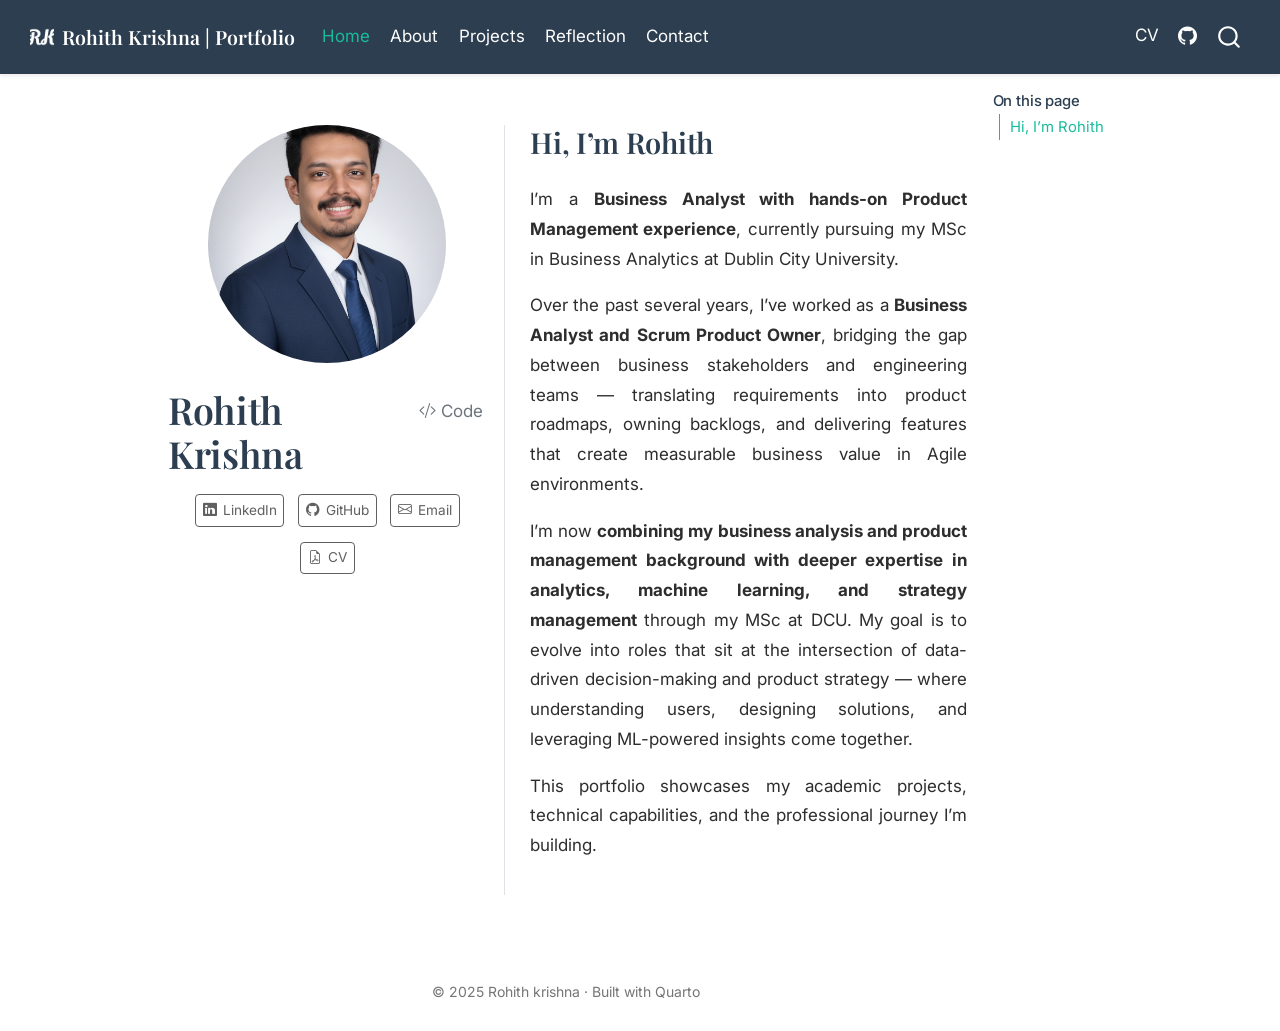
<file: docs/index.html>
<!DOCTYPE html>
<html xmlns="http://www.w3.org/1999/xhtml" lang="en" xml:lang="en"><head>

<meta charset="utf-8">
<meta name="generator" content="quarto-1.9.37">

<meta name="viewport" content="width=device-width, initial-scale=1.0, user-scalable=yes">


<title>Rohith Krishna – Rohith Krishna | Portfolio</title>
<style>
/* Default styles provided by pandoc.
** See https://pandoc.org/MANUAL.html#variables-for-html for config info.
*/
code{white-space: pre-wrap;}
span.smallcaps{font-variant: small-caps;}
div.columns{display: flex; gap: min(4vw, 1.5em);}
div.column{flex: auto; overflow-x: auto;}
div.hanging-indent{margin-left: 1.5em; text-indent: -1.5em;}
ul.task-list{list-style: none;}
ul.task-list li input[type="checkbox"] {
  width: 0.8em;
  margin: 0 0.8em 0.2em -1em; /* quarto-specific, see https://github.com/quarto-dev/quarto-cli/issues/4556 */ 
  vertical-align: middle;
}
/* CSS for syntax highlighting */
html { -webkit-text-size-adjust: 100%; }
pre > code.sourceCode { white-space: pre; position: relative; }
pre > code.sourceCode > span { display: inline-block; line-height: 1.25; }
pre > code.sourceCode > span:empty { height: 1.2em; }
.sourceCode { overflow: visible; }
code.sourceCode > span { color: inherit; text-decoration: inherit; }
div.sourceCode { margin: 1em 0; }
pre.sourceCode { margin: 0; }
@media screen {
div.sourceCode { overflow: auto; }
}
@media print {
pre > code.sourceCode { white-space: pre-wrap; }
pre > code.sourceCode > span { text-indent: -5em; padding-left: 5em; }
}
pre.numberSource code
  { counter-reset: source-line 0; }
pre.numberSource code > span
  { position: relative; left: -4em; counter-increment: source-line; }
pre.numberSource code > span > a:first-child::before
  { content: counter(source-line);
    position: relative; left: -1em; text-align: right; vertical-align: baseline;
    border: none; display: inline-block;
    -webkit-touch-callout: none; -webkit-user-select: none;
    -khtml-user-select: none; -moz-user-select: none;
    -ms-user-select: none; user-select: none;
    padding: 0 4px; width: 4em;
  }
pre.numberSource { margin-left: 3em;  padding-left: 4px; }
div.sourceCode
  {   }
@media screen {
pre > code.sourceCode > span > a:first-child::before { text-decoration: underline; }
}
</style>


<script src="site_libs/quarto-nav/quarto-nav.js"></script>
<script src="site_libs/quarto-nav/headroom.min.js"></script>
<script src="site_libs/clipboard/clipboard.min.js"></script>
<script src="site_libs/quarto-search/autocomplete.umd.js"></script>
<script src="site_libs/quarto-search/fuse.min.js"></script>
<script src="site_libs/quarto-search/quarto-search.js"></script>
<meta name="quarto:offset" content="./">
<link href="./images/favicon.png" rel="icon" type="image/png">
<script src="site_libs/quarto-html/quarto.js" type="module"></script>
<script src="site_libs/quarto-html/tabsets/tabsets.js" type="module"></script>
<script src="site_libs/quarto-html/popper.min.js"></script>
<script src="site_libs/quarto-html/tippy.umd.min.js"></script>
<link href="site_libs/quarto-html/tippy.css" rel="stylesheet">
<link href="site_libs/quarto-html/quarto-syntax-highlighting-7f8f88aac4f3542376d5c11b86a4c14d.css" rel="stylesheet" id="quarto-text-highlighting-styles">
<script src="site_libs/bootstrap/bootstrap.min.js"></script>
<link href="site_libs/bootstrap/bootstrap-icons.css" rel="stylesheet">
<link href="site_libs/bootstrap/bootstrap-de89179c3dbad91c4fa90587eb98c905.min.css" rel="stylesheet" append-hash="true" id="quarto-bootstrap" data-mode="light">
<script id="quarto-search-options" type="application/json">{
  "location": "navbar",
  "copy-button": false,
  "collapse-after": 3,
  "panel-placement": "end",
  "type": "overlay",
  "limit": 50,
  "keyboard-shortcut": [
    "f",
    "/",
    "s"
  ],
  "show-item-context": false,
  "language": {
    "search-no-results-text": "No results",
    "search-matching-documents-text": "matching documents",
    "search-copy-link-title": "Copy link to search",
    "search-hide-matches-text": "Hide additional matches",
    "search-more-match-text": "more match in this document",
    "search-more-matches-text": "more matches in this document",
    "search-clear-button-title": "Clear",
    "search-text-placeholder": "",
    "search-detached-cancel-button-title": "Cancel",
    "search-submit-button-title": "Submit",
    "search-label": "Search"
  }
}</script>


</head>

<body class="nav-fixed quarto-light">

<div id="quarto-search-results"></div>
  <header id="quarto-header" class="headroom fixed-top">
    <nav class="navbar navbar-expand-lg " data-bs-theme="dark">
      <div class="navbar-container container-fluid">
      <div class="navbar-brand-container mx-auto">
    <a href="./index.html" class="navbar-brand navbar-brand-logo">
    <img src="./images/logo.png" alt="" class="navbar-logo light-content">
    <img src="./images/logo.png" alt="" class="navbar-logo dark-content">
    </a>
    <a class="navbar-brand" href="./index.html">
    <span class="navbar-title">Rohith Krishna | Portfolio</span>
    </a>
  </div>
            <div id="quarto-search" class="" title="Search"></div>
          <button class="navbar-toggler" type="button" data-bs-toggle="collapse" data-bs-target="#navbarCollapse" aria-controls="navbarCollapse" role="menu" aria-expanded="false" aria-label="Toggle navigation" onclick="if (window.quartoToggleHeadroom) { window.quartoToggleHeadroom(); }">
  <span class="navbar-toggler-icon"></span>
</button>
          <div class="collapse navbar-collapse" id="navbarCollapse">
            <ul class="navbar-nav navbar-nav-scroll me-auto">
  <li class="nav-item">
    <a class="nav-link active" href="./index.html" aria-current="page"> 
<span class="menu-text">Home</span></a>
  </li>  
  <li class="nav-item">
    <a class="nav-link" href="./about.html"> 
<span class="menu-text">About</span></a>
  </li>  
  <li class="nav-item">
    <a class="nav-link" href="./projects/index.html"> 
<span class="menu-text">Projects</span></a>
  </li>  
  <li class="nav-item">
    <a class="nav-link" href="./reflection.html"> 
<span class="menu-text">Reflection</span></a>
  </li>  
  <li class="nav-item">
    <a class="nav-link" href="./contact.html"> 
<span class="menu-text">Contact</span></a>
  </li>  
</ul>
            <ul class="navbar-nav navbar-nav-scroll ms-auto">
  <li class="nav-item">
    <a class="nav-link" href="./cv/Rohith Krishna - Business Analyst.pdf" target="_blank"> 
<span class="menu-text">CV</span></a>
  </li>  
  <li class="nav-item compact">
    <a class="nav-link" href="https://github.com/rohithkrishna99" target="_blank"> <i class="bi bi-github" role="img">
</i> 
<span class="menu-text"></span></a>
  </li>  
</ul>
          </div> <!-- /navcollapse -->
            <div class="quarto-navbar-tools">
</div>
      </div> <!-- /container-fluid -->
    </nav>
</header>
<!-- content -->
<div id="quarto-content" class="quarto-container page-columns page-rows-contents page-layout-article page-navbar">
<!-- sidebar -->
<!-- margin-sidebar -->
    <div id="quarto-margin-sidebar" class="sidebar margin-sidebar">
        <nav id="TOC" role="doc-toc" class="toc-active">
    <h2 id="toc-title">On this page</h2>
  <ul>
  <li><a href="#hi-im-rohith" id="toc-hi-im-rohith" class="nav-link active" data-scroll-target="#hi-im-rohith">Hi, I’m Rohith</a></li>
  </ul>
</nav>
    </div>
<!-- main -->
<div class="quarto-about-trestles">
  <div class="about-entity">
    <img src="images/profile.jpg" class="about-image
  round " style="height: 14em; width: 14em;">
<header id="title-block-header" class="quarto-title-block default">
<div class="quarto-title">
<div class="quarto-title-block"><div><h1 class="title">Rohith Krishna</h1><button type="button" class="btn code-tools-button" id="quarto-code-tools-source"><i class="bi"></i> Code</button></div></div>
</div>
<div class="quarto-title-meta">
  </div>
</header>
    <div class="about-links">
  <a href="https://linkedin.com/in/rohith-krishna-b6a2b711b" class="about-link" rel="" target="">
    <i class="bi bi-linkedin"></i>
     <span class="about-link-text">LinkedIn</span>
  </a>
  <a href="https://github.com/rohithkrishna99" class="about-link" rel="" target="">
    <i class="bi bi-github"></i>
     <span class="about-link-text">GitHub</span>
  </a>
  <a href="mailto:tcrohithkrishna1999@gmail.com" class="about-link" rel="" target="">
    <i class="bi bi-envelope"></i>
     <span class="about-link-text">Email</span>
  </a>
  <a href="/cv/Rohith Krishna - Business Analyst.pdf" class="about-link" rel="" target="_blank">
    <i class="bi bi-file-earmark-pdf"></i>
     <span class="about-link-text">CV</span>
  </a>
</div>
  </div>
  <div class="about-contents"><main class="content" id="quarto-document-content">

<section id="hi-im-rohith" class="level2 unnumbered">
<h2 class="unnumbered" data-anchor-id="hi-im-rohith">Hi, I’m Rohith</h2>
<p>I’m a <strong>Business Analyst with hands-on Product Management experience</strong>, currently pursuing my MSc in Business Analytics at Dublin City University.</p>
<p>Over the past several years, I’ve worked as a <strong>Business Analyst and Scrum Product Owner</strong>, bridging the gap between business stakeholders and engineering teams — translating requirements into product roadmaps, owning backlogs, and delivering features that create measurable business value in Agile environments.</p>
<p>I’m now <strong>combining my business analysis and product management background with deeper expertise in analytics, machine learning, and strategy management</strong> through my MSc at DCU. My goal is to evolve into roles that sit at the intersection of data-driven decision-making and product strategy — where understanding users, designing solutions, and leveraging ML-powered insights come together.</p>
<p>This portfolio showcases my academic projects, technical capabilities, and the professional journey I’m building.</p>


<!-- -->
</section>
</main></div>
</div>
 <!-- /main -->
<script id="quarto-html-after-body" type="application/javascript">
  window.document.addEventListener("DOMContentLoaded", function (event) {
    const isCodeAnnotation = (el) => {
      for (const clz of el.classList) {
        if (clz.startsWith('code-annotation-')) {                     
          return true;
        }
      }
      return false;
    }
    const onCopySuccess = function(e) {
      // button target
      const button = e.trigger;
      // don't keep focus
      button.blur();
      // flash "checked"
      button.classList.add('code-copy-button-checked');
      var currentTitle = button.getAttribute("title");
      button.setAttribute("title", "Copied!");
      let tooltip;
      if (window.bootstrap) {
        button.setAttribute("data-bs-toggle", "tooltip");
        button.setAttribute("data-bs-placement", "left");
        button.setAttribute("data-bs-title", "Copied!");
        tooltip = new bootstrap.Tooltip(button, 
          { trigger: "manual", 
            customClass: "code-copy-button-tooltip",
            offset: [0, -8]});
        tooltip.show();    
      }
      setTimeout(function() {
        if (tooltip) {
          tooltip.hide();
          button.removeAttribute("data-bs-title");
          button.removeAttribute("data-bs-toggle");
          button.removeAttribute("data-bs-placement");
        }
        button.setAttribute("title", currentTitle);
        button.classList.remove('code-copy-button-checked');
      }, 1000);
      // clear code selection
      e.clearSelection();
    }
    const getTextToCopy = function(trigger) {
      const outerScaffold = trigger.parentElement.cloneNode(true);
      const codeEl = outerScaffold.querySelector('code');
      for (const childEl of codeEl.children) {
        if (isCodeAnnotation(childEl)) {
          childEl.remove();
        }
      }
      return codeEl.innerText;
    }
    const clipboard = new window.ClipboardJS('.code-copy-button:not([data-in-quarto-modal])', {
      text: getTextToCopy
    });
    clipboard.on('success', onCopySuccess);
    if (window.document.getElementById('quarto-embedded-source-code-modal')) {
      const clipboardModal = new window.ClipboardJS('.code-copy-button[data-in-quarto-modal]', {
        text: getTextToCopy,
        container: window.document.getElementById('quarto-embedded-source-code-modal')
      });
      clipboardModal.on('success', onCopySuccess);
    }
    const viewSource = window.document.getElementById('quarto-view-source') ||
                       window.document.getElementById('quarto-code-tools-source');
    if (viewSource) {
      const sourceUrl = viewSource.getAttribute("data-quarto-source-url");
      viewSource.addEventListener("click", function(e) {
        if (sourceUrl) {
          // rstudio viewer pane
          if (/\bcapabilities=\b/.test(window.location)) {
            window.open(sourceUrl);
          } else {
            window.location.href = sourceUrl;
          }
        } else {
          const modal = new bootstrap.Modal(document.getElementById('quarto-embedded-source-code-modal'));
          modal.show();
        }
        return false;
      });
    }
    function toggleCodeHandler(show) {
      return function(e) {
        const detailsSrc = window.document.querySelectorAll(".cell > details > .sourceCode");
        for (let i=0; i<detailsSrc.length; i++) {
          const details = detailsSrc[i].parentElement;
          if (show) {
            details.open = true;
          } else {
            details.removeAttribute("open");
          }
        }
        const cellCodeDivs = window.document.querySelectorAll(".cell > .sourceCode");
        const fromCls = show ? "hidden" : "unhidden";
        const toCls = show ? "unhidden" : "hidden";
        for (let i=0; i<cellCodeDivs.length; i++) {
          const codeDiv = cellCodeDivs[i];
          if (codeDiv.classList.contains(fromCls)) {
            codeDiv.classList.remove(fromCls);
            codeDiv.classList.add(toCls);
          } 
        }
        return false;
      }
    }
    const hideAllCode = window.document.getElementById("quarto-hide-all-code");
    if (hideAllCode) {
      hideAllCode.addEventListener("click", toggleCodeHandler(false));
    }
    const showAllCode = window.document.getElementById("quarto-show-all-code");
    if (showAllCode) {
      showAllCode.addEventListener("click", toggleCodeHandler(true));
    }
      var localhostRegex = new RegExp(/^(?:http|https):\/\/localhost\:?[0-9]*\//);
      var mailtoRegex = new RegExp(/^mailto:/);
        var filterRegex = new RegExp('/' + window.location.host + '/');
      var isInternal = (href) => {
          return filterRegex.test(href) || localhostRegex.test(href) || mailtoRegex.test(href);
      }
      // Inspect non-navigation links and adorn them if external
     var links = window.document.querySelectorAll('a[href]:not(.nav-link):not(.navbar-brand):not(.toc-action):not(.sidebar-link):not(.sidebar-item-toggle):not(.pagination-link):not(.no-external):not([aria-hidden]):not(.dropdown-item):not(.quarto-navigation-tool):not(.about-link)');
      for (var i=0; i<links.length; i++) {
        const link = links[i];
        if (!isInternal(link.href)) {
          // undo the damage that might have been done by quarto-nav.js in the case of
          // links that we want to consider external
          if (link.dataset.originalHref !== undefined) {
            link.href = link.dataset.originalHref;
          }
        }
      }
    function tippyHover(el, contentFn, onTriggerFn, onUntriggerFn) {
      const config = {
        allowHTML: true,
        maxWidth: 500,
        delay: 100,
        arrow: false,
        appendTo: function(el) {
            return el.parentElement;
        },
        interactive: true,
        interactiveBorder: 10,
        theme: 'quarto',
        placement: 'bottom-start',
      };
      if (contentFn) {
        config.content = contentFn;
      }
      if (onTriggerFn) {
        config.onTrigger = onTriggerFn;
      }
      if (onUntriggerFn) {
        config.onUntrigger = onUntriggerFn;
      }
      window.tippy(el, config); 
    }
    const noterefs = window.document.querySelectorAll('a[role="doc-noteref"]');
    for (var i=0; i<noterefs.length; i++) {
      const ref = noterefs[i];
      tippyHover(ref, function() {
        // use id or data attribute instead here
        let href = ref.getAttribute('data-footnote-href') || ref.getAttribute('href');
        try { href = new URL(href).hash; } catch {}
        const id = href.replace(/^#\/?/, "");
        const note = window.document.getElementById(id);
        if (note) {
          return note.innerHTML;
        } else {
          return "";
        }
      });
    }
    const xrefs = window.document.querySelectorAll('a.quarto-xref');
    const processXRef = (id, note) => {
      // Strip column container classes
      const stripColumnClz = (el) => {
        el.classList.remove("page-full", "page-columns");
        if (el.children) {
          for (const child of el.children) {
            stripColumnClz(child);
          }
        }
      }
      stripColumnClz(note)
      if (id === null || id.startsWith('sec-')) {
        // Special case sections, only their first couple elements
        const container = document.createElement("div");
        if (note.children && note.children.length > 2) {
          container.appendChild(note.children[0].cloneNode(true));
          for (let i = 1; i < note.children.length; i++) {
            const child = note.children[i];
            if (child.tagName === "P" && child.innerText === "") {
              continue;
            } else {
              container.appendChild(child.cloneNode(true));
              break;
            }
          }
          if (window.Quarto?.typesetMath) {
            window.Quarto.typesetMath(container);
          }
          return container.innerHTML
        } else {
          if (window.Quarto?.typesetMath) {
            window.Quarto.typesetMath(note);
          }
          return note.innerHTML;
        }
      } else {
        // Remove any anchor links if they are present
        const anchorLink = note.querySelector('a.anchorjs-link');
        if (anchorLink) {
          anchorLink.remove();
        }
        if (window.Quarto?.typesetMath) {
          window.Quarto.typesetMath(note);
        }
        if (note.classList.contains("callout")) {
          return note.outerHTML;
        } else {
          return note.innerHTML;
        }
      }
    }
    for (var i=0; i<xrefs.length; i++) {
      const xref = xrefs[i];
      tippyHover(xref, undefined, function(instance) {
        instance.disable();
        let url = xref.getAttribute('href');
        let hash = undefined; 
        if (url.startsWith('#')) {
          hash = url;
        } else {
          try { hash = new URL(url).hash; } catch {}
        }
        if (hash) {
          const id = hash.replace(/^#\/?/, "");
          const note = window.document.getElementById(id);
          if (note !== null) {
            try {
              const html = processXRef(id, note.cloneNode(true));
              instance.setContent(html);
            } finally {
              instance.enable();
              instance.show();
            }
          } else {
            // See if we can fetch this
            fetch(url.split('#')[0])
            .then(res => res.text())
            .then(html => {
              const parser = new DOMParser();
              const htmlDoc = parser.parseFromString(html, "text/html");
              const note = htmlDoc.getElementById(id);
              if (note !== null) {
                const html = processXRef(id, note);
                instance.setContent(html);
              } 
            }).finally(() => {
              instance.enable();
              instance.show();
            });
          }
        } else {
          // See if we can fetch a full url (with no hash to target)
          // This is a special case and we should probably do some content thinning / targeting
          fetch(url)
          .then(res => res.text())
          .then(html => {
            const parser = new DOMParser();
            const htmlDoc = parser.parseFromString(html, "text/html");
            const note = htmlDoc.querySelector('main.content');
            if (note !== null) {
              // This should only happen for chapter cross references
              // (since there is no id in the URL)
              // remove the first header
              if (note.children.length > 0 && note.children[0].tagName === "HEADER") {
                note.children[0].remove();
              }
              const html = processXRef(null, note);
              instance.setContent(html);
            } 
          }).finally(() => {
            instance.enable();
            instance.show();
          });
        }
      }, function(instance) {
      });
    }
        let selectedAnnoteEl;
        const selectorForAnnotation = ( cell, annotation) => {
          let cellAttr = 'data-code-cell="' + cell + '"';
          let lineAttr = 'data-code-annotation="' +  annotation + '"';
          const selector = 'span[' + cellAttr + '][' + lineAttr + ']';
          return selector;
        }
        const selectCodeLines = (annoteEl) => {
          const doc = window.document;
          const targetCell = annoteEl.getAttribute("data-target-cell");
          const targetAnnotation = annoteEl.getAttribute("data-target-annotation");
          const annoteSpan = window.document.querySelector(selectorForAnnotation(targetCell, targetAnnotation));
          const lines = annoteSpan.getAttribute("data-code-lines").split(",");
          const lineIds = lines.map((line) => {
            return targetCell + "-" + line;
          })
          let top = null;
          let height = null;
          let parent = null;
          if (lineIds.length > 0) {
              //compute the position of the single el (top and bottom and make a div)
              const el = window.document.getElementById(lineIds[0]);
              top = el.offsetTop;
              height = el.offsetHeight;
              parent = el.parentElement.parentElement;
            if (lineIds.length > 1) {
              const lastEl = window.document.getElementById(lineIds[lineIds.length - 1]);
              const bottom = lastEl.offsetTop + lastEl.offsetHeight;
              height = bottom - top;
            }
            if (top !== null && height !== null && parent !== null) {
              // cook up a div (if necessary) and position it 
              let div = window.document.getElementById("code-annotation-line-highlight");
              if (div === null) {
                div = window.document.createElement("div");
                div.setAttribute("id", "code-annotation-line-highlight");
                div.style.position = 'absolute';
                parent.appendChild(div);
              }
              div.style.top = top - 2 + "px";
              div.style.height = height + 4 + "px";
              div.style.left = 0;
              let gutterDiv = window.document.getElementById("code-annotation-line-highlight-gutter");
              if (gutterDiv === null) {
                gutterDiv = window.document.createElement("div");
                gutterDiv.setAttribute("id", "code-annotation-line-highlight-gutter");
                gutterDiv.style.position = 'absolute';
                const codeCell = window.document.getElementById(targetCell);
                const gutter = codeCell.querySelector('.code-annotation-gutter');
                gutter.appendChild(gutterDiv);
              }
              gutterDiv.style.top = top - 2 + "px";
              gutterDiv.style.height = height + 4 + "px";
            }
            selectedAnnoteEl = annoteEl;
          }
        };
        const unselectCodeLines = () => {
          const elementsIds = ["code-annotation-line-highlight", "code-annotation-line-highlight-gutter"];
          elementsIds.forEach((elId) => {
            const div = window.document.getElementById(elId);
            if (div) {
              div.remove();
            }
          });
          selectedAnnoteEl = undefined;
        };
          // Handle positioning of the toggle
      window.addEventListener(
        "resize",
        throttle(() => {
          elRect = undefined;
          if (selectedAnnoteEl) {
            selectCodeLines(selectedAnnoteEl);
          }
        }, 10)
      );
      function throttle(fn, ms) {
      let throttle = false;
      let timer;
        return (...args) => {
          if(!throttle) { // first call gets through
              fn.apply(this, args);
              throttle = true;
          } else { // all the others get throttled
              if(timer) clearTimeout(timer); // cancel #2
              timer = setTimeout(() => {
                fn.apply(this, args);
                timer = throttle = false;
              }, ms);
          }
        };
      }
        // Attach click handler to the DT
        const annoteDls = window.document.querySelectorAll('dt[data-target-cell]');
        for (const annoteDlNode of annoteDls) {
          annoteDlNode.addEventListener('click', (event) => {
            const clickedEl = event.target;
            if (clickedEl !== selectedAnnoteEl) {
              unselectCodeLines();
              const activeEl = window.document.querySelector('dt[data-target-cell].code-annotation-active');
              if (activeEl) {
                activeEl.classList.remove('code-annotation-active');
              }
              selectCodeLines(clickedEl);
              clickedEl.classList.add('code-annotation-active');
            } else {
              // Unselect the line
              unselectCodeLines();
              clickedEl.classList.remove('code-annotation-active');
            }
          });
        }
    const findCites = (el) => {
      const parentEl = el.parentElement;
      if (parentEl) {
        const cites = parentEl.dataset.cites;
        if (cites) {
          return {
            el,
            cites: cites.split(' ')
          };
        } else {
          return findCites(el.parentElement)
        }
      } else {
        return undefined;
      }
    };
    var bibliorefs = window.document.querySelectorAll('a[role="doc-biblioref"]');
    for (var i=0; i<bibliorefs.length; i++) {
      const ref = bibliorefs[i];
      const citeInfo = findCites(ref);
      if (citeInfo) {
        tippyHover(citeInfo.el, function() {
          var popup = window.document.createElement('div');
          citeInfo.cites.forEach(function(cite) {
            var citeDiv = window.document.createElement('div');
            citeDiv.classList.add('hanging-indent');
            citeDiv.classList.add('csl-entry');
            var biblioDiv = window.document.getElementById('ref-' + cite);
            if (biblioDiv) {
              citeDiv.innerHTML = biblioDiv.innerHTML;
            }
            popup.appendChild(citeDiv);
          });
          return popup.innerHTML;
        });
      }
    }
  });
  </script><div class="modal fade" id="quarto-embedded-source-code-modal" tabindex="-1" aria-labelledby="quarto-embedded-source-code-modal-label" aria-hidden="true"><div class="modal-dialog modal-dialog-scrollable"><div class="modal-content"><div class="modal-header"><h5 class="modal-title" id="quarto-embedded-source-code-modal-label">Source Code</h5><button class="btn-close" data-bs-dismiss="modal"></button></div><div class="modal-body"><div class="">
<div class="code-copy-outer-scaffold"><div class="sourceCode" id="cb1" data-shortcodes="false"><pre class="sourceCode markdown code-with-copy"><code class="sourceCode markdown"><span id="cb1-1"><a href="#cb1-1" aria-hidden="true" tabindex="-1"></a><span class="co">---</span></span>
<span id="cb1-2"><a href="#cb1-2" aria-hidden="true" tabindex="-1"></a><span class="an">title:</span><span class="co"> "Rohith Krishna"</span></span>
<span id="cb1-3"><a href="#cb1-3" aria-hidden="true" tabindex="-1"></a><span class="an">about:</span></span>
<span id="cb1-4"><a href="#cb1-4" aria-hidden="true" tabindex="-1"></a><span class="co">  template: trestles</span></span>
<span id="cb1-5"><a href="#cb1-5" aria-hidden="true" tabindex="-1"></a><span class="co">  image: images/profile.jpg</span></span>
<span id="cb1-6"><a href="#cb1-6" aria-hidden="true" tabindex="-1"></a><span class="co">  image-shape: round</span></span>
<span id="cb1-7"><a href="#cb1-7" aria-hidden="true" tabindex="-1"></a><span class="co">  image-width: 14em</span></span>
<span id="cb1-8"><a href="#cb1-8" aria-hidden="true" tabindex="-1"></a><span class="co">  links:</span></span>
<span id="cb1-9"><a href="#cb1-9" aria-hidden="true" tabindex="-1"></a><span class="co">    - icon: linkedin</span></span>
<span id="cb1-10"><a href="#cb1-10" aria-hidden="true" tabindex="-1"></a><span class="co">      text: LinkedIn</span></span>
<span id="cb1-11"><a href="#cb1-11" aria-hidden="true" tabindex="-1"></a><span class="co">      href: https://linkedin.com/in/rohith-krishna-b6a2b711b</span></span>
<span id="cb1-12"><a href="#cb1-12" aria-hidden="true" tabindex="-1"></a><span class="co">    - icon: github</span></span>
<span id="cb1-13"><a href="#cb1-13" aria-hidden="true" tabindex="-1"></a><span class="co">      text: GitHub</span></span>
<span id="cb1-14"><a href="#cb1-14" aria-hidden="true" tabindex="-1"></a><span class="co">      href: https://github.com/rohithkrishna99</span></span>
<span id="cb1-15"><a href="#cb1-15" aria-hidden="true" tabindex="-1"></a><span class="co">    - icon: envelope</span></span>
<span id="cb1-16"><a href="#cb1-16" aria-hidden="true" tabindex="-1"></a><span class="co">      text: Email</span></span>
<span id="cb1-17"><a href="#cb1-17" aria-hidden="true" tabindex="-1"></a><span class="co">      href: mailto:tcrohithkrishna1999@gmail.com</span></span>
<span id="cb1-18"><a href="#cb1-18" aria-hidden="true" tabindex="-1"></a><span class="co">    - icon: file-earmark-pdf</span></span>
<span id="cb1-19"><a href="#cb1-19" aria-hidden="true" tabindex="-1"></a><span class="co">      text: CV</span></span>
<span id="cb1-20"><a href="#cb1-20" aria-hidden="true" tabindex="-1"></a><span class="co">      href: cv/Rohith Krishna - Business Analyst.pdf</span></span>
<span id="cb1-21"><a href="#cb1-21" aria-hidden="true" tabindex="-1"></a><span class="co">      target: _blank</span></span>
<span id="cb1-22"><a href="#cb1-22" aria-hidden="true" tabindex="-1"></a><span class="co">---</span></span>
<span id="cb1-23"><a href="#cb1-23" aria-hidden="true" tabindex="-1"></a></span>
<span id="cb1-24"><a href="#cb1-24" aria-hidden="true" tabindex="-1"></a><span class="fu">## Hi, I'm Rohith {.unnumbered}</span></span>
<span id="cb1-25"><a href="#cb1-25" aria-hidden="true" tabindex="-1"></a></span>
<span id="cb1-26"><a href="#cb1-26" aria-hidden="true" tabindex="-1"></a>I'm a **Business Analyst with hands-on Product Management experience**, currently pursuing my MSc in Business Analytics at Dublin City University.</span>
<span id="cb1-27"><a href="#cb1-27" aria-hidden="true" tabindex="-1"></a></span>
<span id="cb1-28"><a href="#cb1-28" aria-hidden="true" tabindex="-1"></a>Over the past several years, I've worked as a **Business Analyst and Scrum Product Owner**, bridging the gap between business stakeholders and engineering teams — translating requirements into product roadmaps, owning backlogs, and delivering features that create measurable business value in Agile environments.</span>
<span id="cb1-29"><a href="#cb1-29" aria-hidden="true" tabindex="-1"></a></span>
<span id="cb1-30"><a href="#cb1-30" aria-hidden="true" tabindex="-1"></a>I'm now **combining my business analysis and product management background with deeper expertise in analytics, machine learning, and strategy management** through my MSc at DCU. My goal is to evolve into roles that sit at the intersection of data-driven decision-making and product strategy — where understanding users, designing solutions, and leveraging ML-powered insights come together.</span>
<span id="cb1-31"><a href="#cb1-31" aria-hidden="true" tabindex="-1"></a></span>
<span id="cb1-32"><a href="#cb1-32" aria-hidden="true" tabindex="-1"></a>This portfolio showcases my academic projects, technical capabilities, and the professional journey I'm building.</span></code></pre></div><button title="Copy to Clipboard" class="code-copy-button" data-in-quarto-modal=""><i class="bi"></i></button></div>
</div></div></div></div></div>
</div> <!-- /content -->
<footer class="footer">
  <div class="nav-footer">
    <div class="nav-footer-left">
      &nbsp;
    </div>   
    <div class="nav-footer-center">
<p>© 2025 Rohith krishna · Built with Quarto</p>
</div>
    <div class="nav-footer-right">
      &nbsp;
    </div>
  </div>
</footer>




</body></html>
</file>
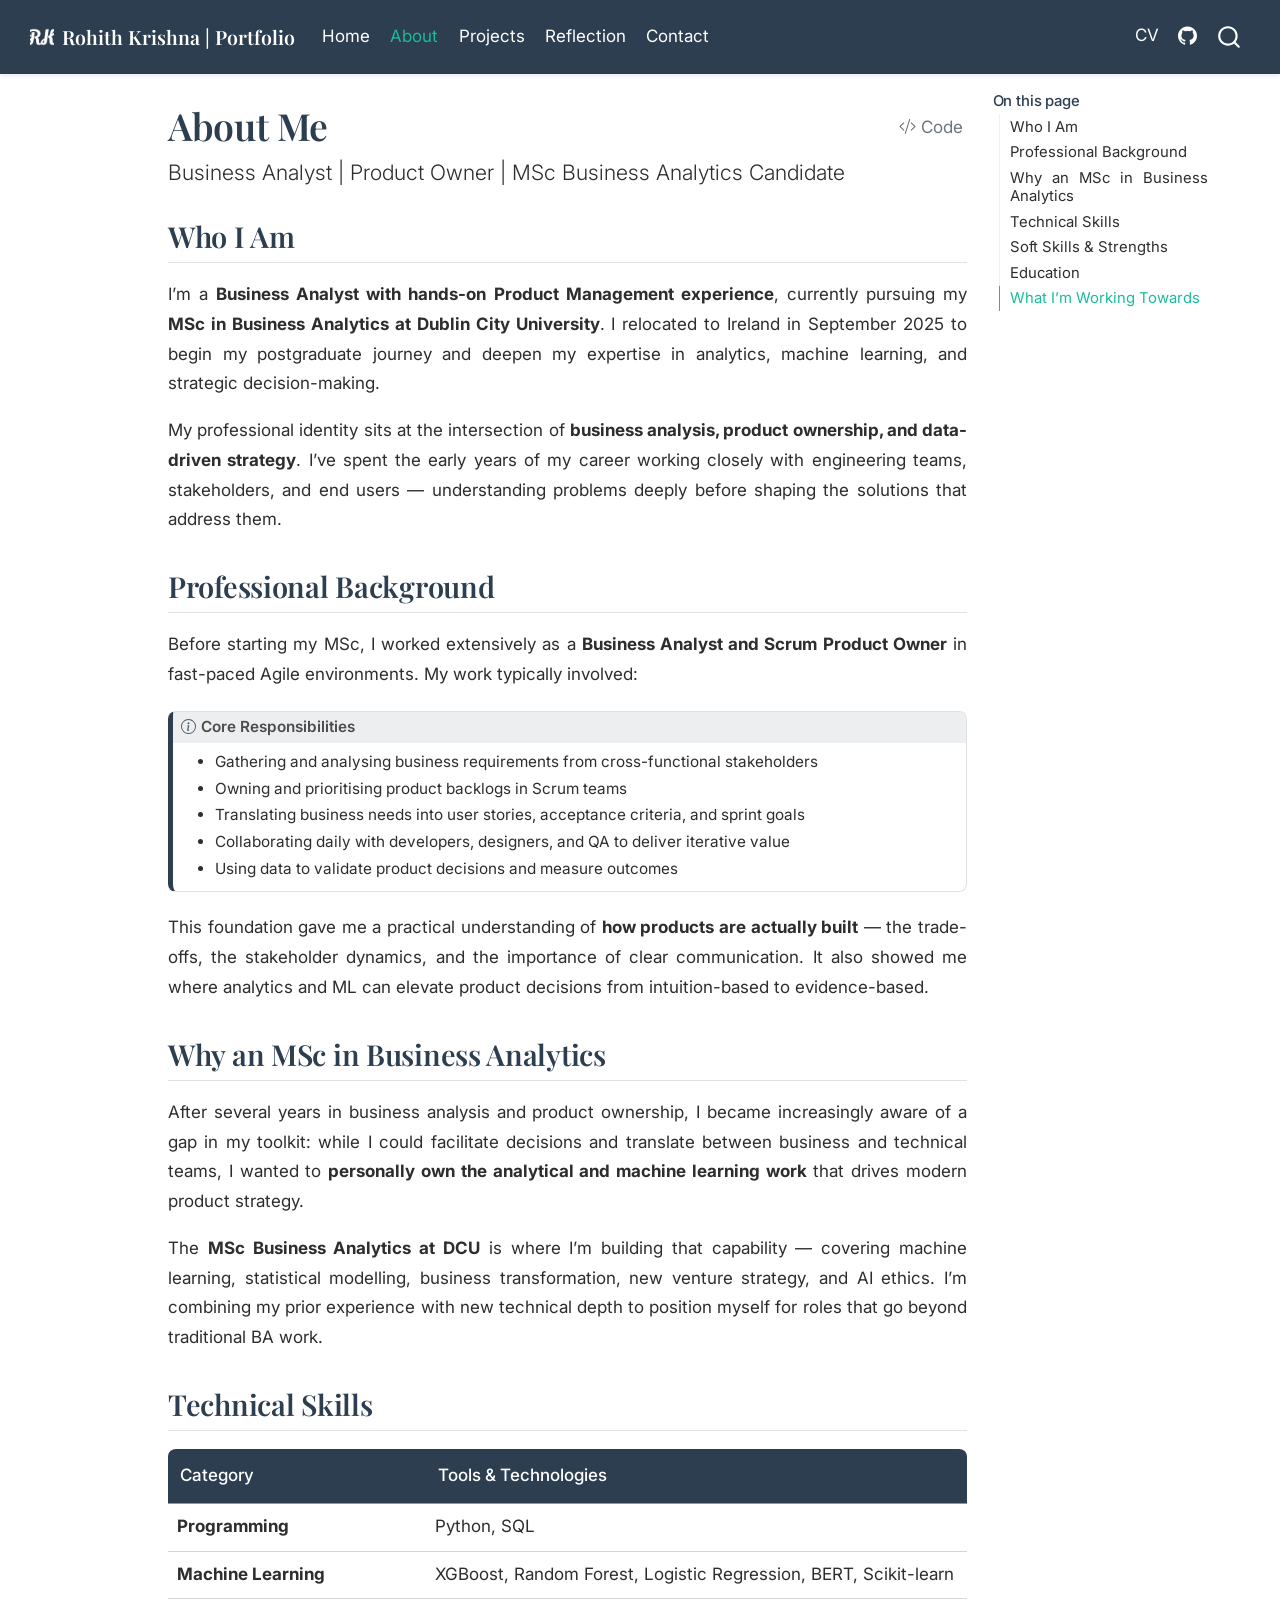
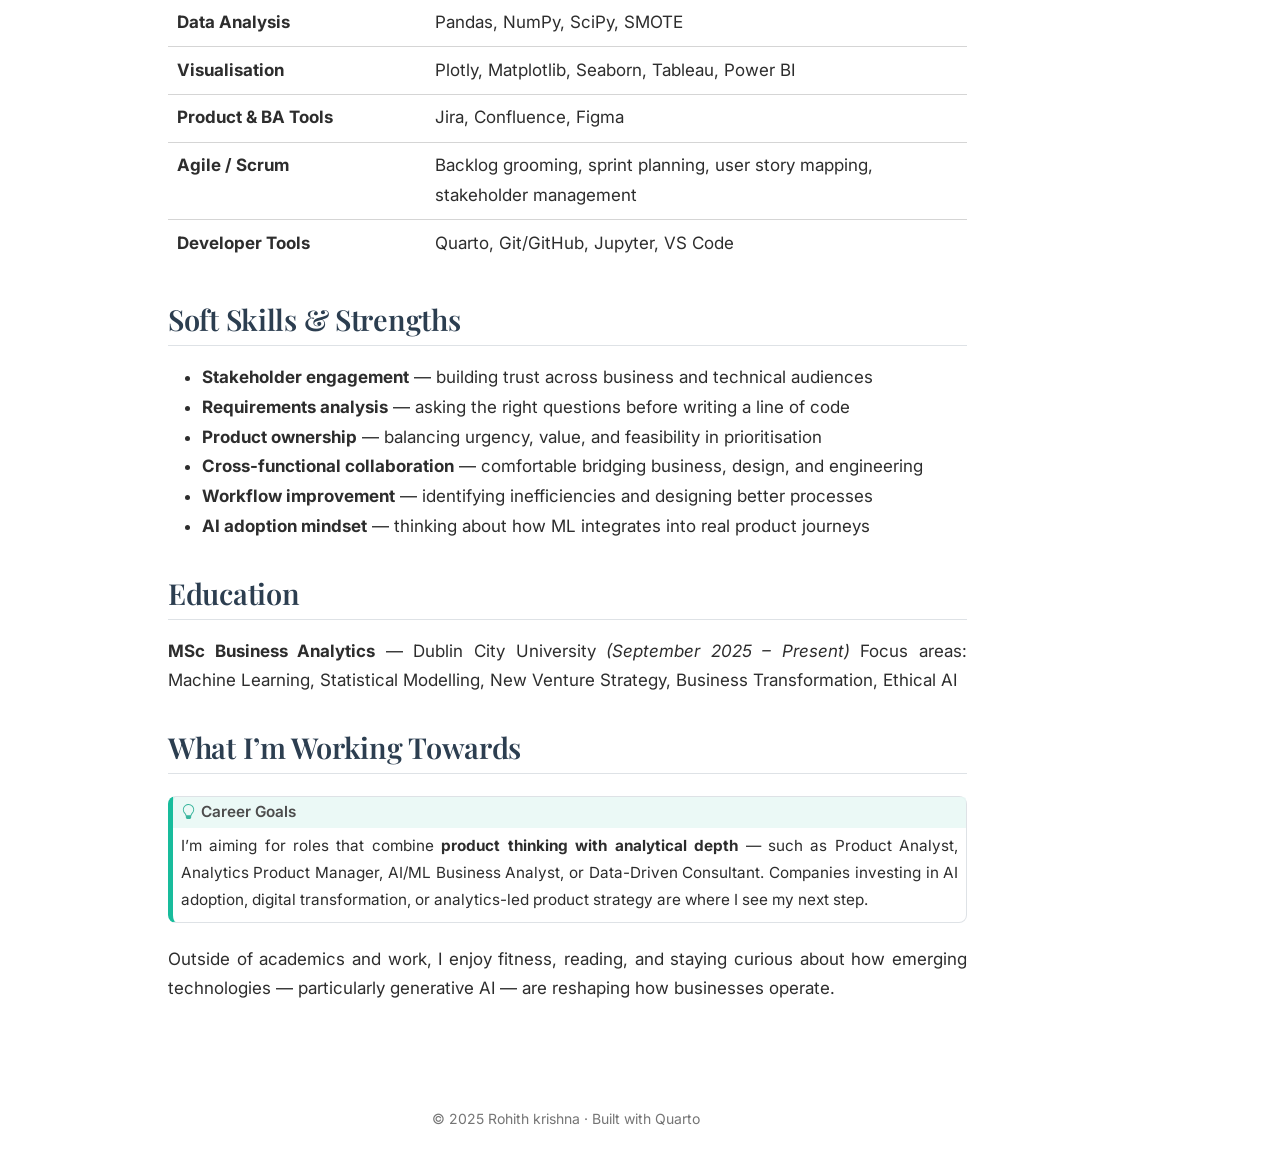
<file: docs/about.html>
<!DOCTYPE html>
<html xmlns="http://www.w3.org/1999/xhtml" lang="en" xml:lang="en"><head>

<meta charset="utf-8">
<meta name="generator" content="quarto-1.9.37">

<meta name="viewport" content="width=device-width, initial-scale=1.0, user-scalable=yes">


<title>About Me – Rohith Krishna | Portfolio</title>
<style>
/* Default styles provided by pandoc.
** See https://pandoc.org/MANUAL.html#variables-for-html for config info.
*/
code{white-space: pre-wrap;}
span.smallcaps{font-variant: small-caps;}
div.columns{display: flex; gap: min(4vw, 1.5em);}
div.column{flex: auto; overflow-x: auto;}
div.hanging-indent{margin-left: 1.5em; text-indent: -1.5em;}
ul.task-list{list-style: none;}
ul.task-list li input[type="checkbox"] {
  width: 0.8em;
  margin: 0 0.8em 0.2em -1em; /* quarto-specific, see https://github.com/quarto-dev/quarto-cli/issues/4556 */ 
  vertical-align: middle;
}
/* CSS for syntax highlighting */
html { -webkit-text-size-adjust: 100%; }
pre > code.sourceCode { white-space: pre; position: relative; }
pre > code.sourceCode > span { display: inline-block; line-height: 1.25; }
pre > code.sourceCode > span:empty { height: 1.2em; }
.sourceCode { overflow: visible; }
code.sourceCode > span { color: inherit; text-decoration: inherit; }
div.sourceCode { margin: 1em 0; }
pre.sourceCode { margin: 0; }
@media screen {
div.sourceCode { overflow: auto; }
}
@media print {
pre > code.sourceCode { white-space: pre-wrap; }
pre > code.sourceCode > span { text-indent: -5em; padding-left: 5em; }
}
pre.numberSource code
  { counter-reset: source-line 0; }
pre.numberSource code > span
  { position: relative; left: -4em; counter-increment: source-line; }
pre.numberSource code > span > a:first-child::before
  { content: counter(source-line);
    position: relative; left: -1em; text-align: right; vertical-align: baseline;
    border: none; display: inline-block;
    -webkit-touch-callout: none; -webkit-user-select: none;
    -khtml-user-select: none; -moz-user-select: none;
    -ms-user-select: none; user-select: none;
    padding: 0 4px; width: 4em;
  }
pre.numberSource { margin-left: 3em;  padding-left: 4px; }
div.sourceCode
  {   }
@media screen {
pre > code.sourceCode > span > a:first-child::before { text-decoration: underline; }
}
</style>


<script src="site_libs/quarto-nav/quarto-nav.js"></script>
<script src="site_libs/quarto-nav/headroom.min.js"></script>
<script src="site_libs/clipboard/clipboard.min.js"></script>
<script src="site_libs/quarto-search/autocomplete.umd.js"></script>
<script src="site_libs/quarto-search/fuse.min.js"></script>
<script src="site_libs/quarto-search/quarto-search.js"></script>
<meta name="quarto:offset" content="./">
<link href="./images/favicon.png" rel="icon" type="image/png">
<script src="site_libs/quarto-html/quarto.js" type="module"></script>
<script src="site_libs/quarto-html/tabsets/tabsets.js" type="module"></script>
<script src="site_libs/quarto-html/popper.min.js"></script>
<script src="site_libs/quarto-html/tippy.umd.min.js"></script>
<script src="site_libs/quarto-html/anchor.min.js"></script>
<link href="site_libs/quarto-html/tippy.css" rel="stylesheet">
<link href="site_libs/quarto-html/quarto-syntax-highlighting-7f8f88aac4f3542376d5c11b86a4c14d.css" rel="stylesheet" id="quarto-text-highlighting-styles">
<script src="site_libs/bootstrap/bootstrap.min.js"></script>
<link href="site_libs/bootstrap/bootstrap-icons.css" rel="stylesheet">
<link href="site_libs/bootstrap/bootstrap-de89179c3dbad91c4fa90587eb98c905.min.css" rel="stylesheet" append-hash="true" id="quarto-bootstrap" data-mode="light">
<script id="quarto-search-options" type="application/json">{
  "location": "navbar",
  "copy-button": false,
  "collapse-after": 3,
  "panel-placement": "end",
  "type": "overlay",
  "limit": 50,
  "keyboard-shortcut": [
    "f",
    "/",
    "s"
  ],
  "show-item-context": false,
  "language": {
    "search-no-results-text": "No results",
    "search-matching-documents-text": "matching documents",
    "search-copy-link-title": "Copy link to search",
    "search-hide-matches-text": "Hide additional matches",
    "search-more-match-text": "more match in this document",
    "search-more-matches-text": "more matches in this document",
    "search-clear-button-title": "Clear",
    "search-text-placeholder": "",
    "search-detached-cancel-button-title": "Cancel",
    "search-submit-button-title": "Submit",
    "search-label": "Search"
  }
}</script>


</head>

<body class="nav-fixed quarto-light">

<div id="quarto-search-results"></div>
  <header id="quarto-header" class="headroom fixed-top">
    <nav class="navbar navbar-expand-lg " data-bs-theme="dark">
      <div class="navbar-container container-fluid">
      <div class="navbar-brand-container mx-auto">
    <a href="./index.html" class="navbar-brand navbar-brand-logo">
    <img src="./images/logo.png" alt="" class="navbar-logo light-content">
    <img src="./images/logo.png" alt="" class="navbar-logo dark-content">
    </a>
    <a class="navbar-brand" href="./index.html">
    <span class="navbar-title">Rohith Krishna | Portfolio</span>
    </a>
  </div>
            <div id="quarto-search" class="" title="Search"></div>
          <button class="navbar-toggler" type="button" data-bs-toggle="collapse" data-bs-target="#navbarCollapse" aria-controls="navbarCollapse" role="menu" aria-expanded="false" aria-label="Toggle navigation" onclick="if (window.quartoToggleHeadroom) { window.quartoToggleHeadroom(); }">
  <span class="navbar-toggler-icon"></span>
</button>
          <div class="collapse navbar-collapse" id="navbarCollapse">
            <ul class="navbar-nav navbar-nav-scroll me-auto">
  <li class="nav-item">
    <a class="nav-link" href="./index.html"> 
<span class="menu-text">Home</span></a>
  </li>  
  <li class="nav-item">
    <a class="nav-link active" href="./about.html" aria-current="page"> 
<span class="menu-text">About</span></a>
  </li>  
  <li class="nav-item">
    <a class="nav-link" href="./projects/index.html"> 
<span class="menu-text">Projects</span></a>
  </li>  
  <li class="nav-item">
    <a class="nav-link" href="./reflection.html"> 
<span class="menu-text">Reflection</span></a>
  </li>  
  <li class="nav-item">
    <a class="nav-link" href="./contact.html"> 
<span class="menu-text">Contact</span></a>
  </li>  
</ul>
            <ul class="navbar-nav navbar-nav-scroll ms-auto">
  <li class="nav-item">
    <a class="nav-link" href="./cv/Rohith Krishna - Business Analyst.pdf" target="_blank"> 
<span class="menu-text">CV</span></a>
  </li>  
  <li class="nav-item compact">
    <a class="nav-link" href="https://github.com/rohithkrishna99" target="_blank"> <i class="bi bi-github" role="img">
</i> 
<span class="menu-text"></span></a>
  </li>  
</ul>
          </div> <!-- /navcollapse -->
            <div class="quarto-navbar-tools">
</div>
      </div> <!-- /container-fluid -->
    </nav>
</header>
<!-- content -->
<div id="quarto-content" class="quarto-container page-columns page-rows-contents page-layout-article page-navbar">
<!-- sidebar -->
<!-- margin-sidebar -->
    <div id="quarto-margin-sidebar" class="sidebar margin-sidebar">
        <nav id="TOC" role="doc-toc" class="toc-active">
    <h2 id="toc-title">On this page</h2>
   
  <ul>
  <li><a href="#who-i-am" id="toc-who-i-am" class="nav-link active" data-scroll-target="#who-i-am">Who I Am</a></li>
  <li><a href="#professional-background" id="toc-professional-background" class="nav-link" data-scroll-target="#professional-background">Professional Background</a></li>
  <li><a href="#why-an-msc-in-business-analytics" id="toc-why-an-msc-in-business-analytics" class="nav-link" data-scroll-target="#why-an-msc-in-business-analytics">Why an MSc in Business Analytics</a></li>
  <li><a href="#technical-skills" id="toc-technical-skills" class="nav-link" data-scroll-target="#technical-skills">Technical Skills</a></li>
  <li><a href="#soft-skills-strengths" id="toc-soft-skills-strengths" class="nav-link" data-scroll-target="#soft-skills-strengths">Soft Skills &amp; Strengths</a></li>
  <li><a href="#education" id="toc-education" class="nav-link" data-scroll-target="#education">Education</a></li>
  <li><a href="#what-im-working-towards" id="toc-what-im-working-towards" class="nav-link" data-scroll-target="#what-im-working-towards">What I’m Working Towards</a></li>
  </ul>
</nav>
    </div>
<!-- main -->
<main class="content" id="quarto-document-content">

<header id="title-block-header" class="quarto-title-block default">
<div class="quarto-title">
<div class="quarto-title-block"><div><h1 class="title">About Me</h1><button type="button" class="btn code-tools-button" id="quarto-code-tools-source"><i class="bi"></i> Code</button></div></div>
<p class="subtitle lead">Business Analyst | Product Owner | MSc Business Analytics Candidate</p>
</div>



<div class="quarto-title-meta">

    
  
    
  </div>
  


</header>


<section id="who-i-am" class="level2">
<h2 class="anchored" data-anchor-id="who-i-am">Who I Am</h2>
<p>I’m a <strong>Business Analyst with hands-on Product Management experience</strong>, currently pursuing my <strong>MSc in Business Analytics at Dublin City University</strong>. I relocated to Ireland in September 2025 to begin my postgraduate journey and deepen my expertise in analytics, machine learning, and strategic decision-making.</p>
<p>My professional identity sits at the intersection of <strong>business analysis, product ownership, and data-driven strategy</strong>. I’ve spent the early years of my career working closely with engineering teams, stakeholders, and end users — understanding problems deeply before shaping the solutions that address them.</p>
</section>
<section id="professional-background" class="level2">
<h2 class="anchored" data-anchor-id="professional-background">Professional Background</h2>
<p>Before starting my MSc, I worked extensively as a <strong>Business Analyst and Scrum Product Owner</strong> in fast-paced Agile environments. My work typically involved:</p>
<div class="callout callout-style-default callout-note callout-titled">
<div class="callout-header d-flex align-content-center">
<div class="callout-icon-container">
<i class="callout-icon"></i>
</div>
<div class="callout-title-container flex-fill">
<span class="screen-reader-only">Note</span>Core Responsibilities
</div>
</div>
<div class="callout-body-container callout-body">
<ul>
<li>Gathering and analysing business requirements from cross-functional stakeholders</li>
<li>Owning and prioritising product backlogs in Scrum teams</li>
<li>Translating business needs into user stories, acceptance criteria, and sprint goals</li>
<li>Collaborating daily with developers, designers, and QA to deliver iterative value</li>
<li>Using data to validate product decisions and measure outcomes</li>
</ul>
</div>
</div>
<p>This foundation gave me a practical understanding of <strong>how products are actually built</strong> — the trade-offs, the stakeholder dynamics, and the importance of clear communication. It also showed me where analytics and ML can elevate product decisions from intuition-based to evidence-based.</p>
</section>
<section id="why-an-msc-in-business-analytics" class="level2">
<h2 class="anchored" data-anchor-id="why-an-msc-in-business-analytics">Why an MSc in Business Analytics</h2>
<p>After several years in business analysis and product ownership, I became increasingly aware of a gap in my toolkit: while I could facilitate decisions and translate between business and technical teams, I wanted to <strong>personally own the analytical and machine learning work</strong> that drives modern product strategy.</p>
<p>The <strong>MSc Business Analytics at DCU</strong> is where I’m building that capability — covering machine learning, statistical modelling, business transformation, new venture strategy, and AI ethics. I’m combining my prior experience with new technical depth to position myself for roles that go beyond traditional BA work.</p>
</section>
<section id="technical-skills" class="level2">
<h2 class="anchored" data-anchor-id="technical-skills">Technical Skills</h2>
<table class="caption-top table">
<colgroup>
<col style="width: 32%">
<col style="width: 67%">
</colgroup>
<thead>
<tr class="header">
<th>Category</th>
<th>Tools &amp; Technologies</th>
</tr>
</thead>
<tbody>
<tr class="odd">
<td><strong>Programming</strong></td>
<td>Python, SQL</td>
</tr>
<tr class="even">
<td><strong>Machine Learning</strong></td>
<td>XGBoost, Random Forest, Logistic Regression, BERT, Scikit-learn</td>
</tr>
<tr class="odd">
<td><strong>Data Analysis</strong></td>
<td>Pandas, NumPy, SciPy, SMOTE</td>
</tr>
<tr class="even">
<td><strong>Visualisation</strong></td>
<td>Plotly, Matplotlib, Seaborn, Tableau, Power BI</td>
</tr>
<tr class="odd">
<td><strong>Product &amp; BA Tools</strong></td>
<td>Jira, Confluence, Figma</td>
</tr>
<tr class="even">
<td><strong>Agile / Scrum</strong></td>
<td>Backlog grooming, sprint planning, user story mapping, stakeholder management</td>
</tr>
<tr class="odd">
<td><strong>Developer Tools</strong></td>
<td>Quarto, Git/GitHub, Jupyter, VS Code</td>
</tr>
</tbody>
</table>
</section>
<section id="soft-skills-strengths" class="level2">
<h2 class="anchored" data-anchor-id="soft-skills-strengths">Soft Skills &amp; Strengths</h2>
<ul>
<li><strong>Stakeholder engagement</strong> — building trust across business and technical audiences</li>
<li><strong>Requirements analysis</strong> — asking the right questions before writing a line of code</li>
<li><strong>Product ownership</strong> — balancing urgency, value, and feasibility in prioritisation</li>
<li><strong>Cross-functional collaboration</strong> — comfortable bridging business, design, and engineering</li>
<li><strong>Workflow improvement</strong> — identifying inefficiencies and designing better processes</li>
<li><strong>AI adoption mindset</strong> — thinking about how ML integrates into real product journeys</li>
</ul>
</section>
<section id="education" class="level2">
<h2 class="anchored" data-anchor-id="education">Education</h2>
<p><strong>MSc Business Analytics</strong> — Dublin City University <em>(September 2025 – Present)</em> Focus areas: Machine Learning, Statistical Modelling, New Venture Strategy, Business Transformation, Ethical AI</p>
</section>
<section id="what-im-working-towards" class="level2">
<h2 class="anchored" data-anchor-id="what-im-working-towards">What I’m Working Towards</h2>
<div class="callout callout-style-default callout-tip callout-titled">
<div class="callout-header d-flex align-content-center">
<div class="callout-icon-container">
<i class="callout-icon"></i>
</div>
<div class="callout-title-container flex-fill">
<span class="screen-reader-only">Tip</span>Career Goals
</div>
</div>
<div class="callout-body-container callout-body">
<p>I’m aiming for roles that combine <strong>product thinking with analytical depth</strong> — such as Product Analyst, Analytics Product Manager, AI/ML Business Analyst, or Data-Driven Consultant. Companies investing in AI adoption, digital transformation, or analytics-led product strategy are where I see my next step.</p>
</div>
</div>
<p>Outside of academics and work, I enjoy fitness, reading, and staying curious about how emerging technologies — particularly generative AI — are reshaping how businesses operate.</p>


<!-- -->

</section>

</main> <!-- /main -->
<script id="quarto-html-after-body" type="application/javascript">
  window.document.addEventListener("DOMContentLoaded", function (event) {
    const icon = "";
    const anchorJS = new window.AnchorJS();
    anchorJS.options = {
      placement: 'right',
      icon: icon
    };
    anchorJS.add('.anchored');
    const isCodeAnnotation = (el) => {
      for (const clz of el.classList) {
        if (clz.startsWith('code-annotation-')) {                     
          return true;
        }
      }
      return false;
    }
    const onCopySuccess = function(e) {
      // button target
      const button = e.trigger;
      // don't keep focus
      button.blur();
      // flash "checked"
      button.classList.add('code-copy-button-checked');
      var currentTitle = button.getAttribute("title");
      button.setAttribute("title", "Copied!");
      let tooltip;
      if (window.bootstrap) {
        button.setAttribute("data-bs-toggle", "tooltip");
        button.setAttribute("data-bs-placement", "left");
        button.setAttribute("data-bs-title", "Copied!");
        tooltip = new bootstrap.Tooltip(button, 
          { trigger: "manual", 
            customClass: "code-copy-button-tooltip",
            offset: [0, -8]});
        tooltip.show();    
      }
      setTimeout(function() {
        if (tooltip) {
          tooltip.hide();
          button.removeAttribute("data-bs-title");
          button.removeAttribute("data-bs-toggle");
          button.removeAttribute("data-bs-placement");
        }
        button.setAttribute("title", currentTitle);
        button.classList.remove('code-copy-button-checked');
      }, 1000);
      // clear code selection
      e.clearSelection();
    }
    const getTextToCopy = function(trigger) {
      const outerScaffold = trigger.parentElement.cloneNode(true);
      const codeEl = outerScaffold.querySelector('code');
      for (const childEl of codeEl.children) {
        if (isCodeAnnotation(childEl)) {
          childEl.remove();
        }
      }
      return codeEl.innerText;
    }
    const clipboard = new window.ClipboardJS('.code-copy-button:not([data-in-quarto-modal])', {
      text: getTextToCopy
    });
    clipboard.on('success', onCopySuccess);
    if (window.document.getElementById('quarto-embedded-source-code-modal')) {
      const clipboardModal = new window.ClipboardJS('.code-copy-button[data-in-quarto-modal]', {
        text: getTextToCopy,
        container: window.document.getElementById('quarto-embedded-source-code-modal')
      });
      clipboardModal.on('success', onCopySuccess);
    }
    const viewSource = window.document.getElementById('quarto-view-source') ||
                       window.document.getElementById('quarto-code-tools-source');
    if (viewSource) {
      const sourceUrl = viewSource.getAttribute("data-quarto-source-url");
      viewSource.addEventListener("click", function(e) {
        if (sourceUrl) {
          // rstudio viewer pane
          if (/\bcapabilities=\b/.test(window.location)) {
            window.open(sourceUrl);
          } else {
            window.location.href = sourceUrl;
          }
        } else {
          const modal = new bootstrap.Modal(document.getElementById('quarto-embedded-source-code-modal'));
          modal.show();
        }
        return false;
      });
    }
    function toggleCodeHandler(show) {
      return function(e) {
        const detailsSrc = window.document.querySelectorAll(".cell > details > .sourceCode");
        for (let i=0; i<detailsSrc.length; i++) {
          const details = detailsSrc[i].parentElement;
          if (show) {
            details.open = true;
          } else {
            details.removeAttribute("open");
          }
        }
        const cellCodeDivs = window.document.querySelectorAll(".cell > .sourceCode");
        const fromCls = show ? "hidden" : "unhidden";
        const toCls = show ? "unhidden" : "hidden";
        for (let i=0; i<cellCodeDivs.length; i++) {
          const codeDiv = cellCodeDivs[i];
          if (codeDiv.classList.contains(fromCls)) {
            codeDiv.classList.remove(fromCls);
            codeDiv.classList.add(toCls);
          } 
        }
        return false;
      }
    }
    const hideAllCode = window.document.getElementById("quarto-hide-all-code");
    if (hideAllCode) {
      hideAllCode.addEventListener("click", toggleCodeHandler(false));
    }
    const showAllCode = window.document.getElementById("quarto-show-all-code");
    if (showAllCode) {
      showAllCode.addEventListener("click", toggleCodeHandler(true));
    }
      var localhostRegex = new RegExp(/^(?:http|https):\/\/localhost\:?[0-9]*\//);
      var mailtoRegex = new RegExp(/^mailto:/);
        var filterRegex = new RegExp('/' + window.location.host + '/');
      var isInternal = (href) => {
          return filterRegex.test(href) || localhostRegex.test(href) || mailtoRegex.test(href);
      }
      // Inspect non-navigation links and adorn them if external
     var links = window.document.querySelectorAll('a[href]:not(.nav-link):not(.navbar-brand):not(.toc-action):not(.sidebar-link):not(.sidebar-item-toggle):not(.pagination-link):not(.no-external):not([aria-hidden]):not(.dropdown-item):not(.quarto-navigation-tool):not(.about-link)');
      for (var i=0; i<links.length; i++) {
        const link = links[i];
        if (!isInternal(link.href)) {
          // undo the damage that might have been done by quarto-nav.js in the case of
          // links that we want to consider external
          if (link.dataset.originalHref !== undefined) {
            link.href = link.dataset.originalHref;
          }
        }
      }
    function tippyHover(el, contentFn, onTriggerFn, onUntriggerFn) {
      const config = {
        allowHTML: true,
        maxWidth: 500,
        delay: 100,
        arrow: false,
        appendTo: function(el) {
            return el.parentElement;
        },
        interactive: true,
        interactiveBorder: 10,
        theme: 'quarto',
        placement: 'bottom-start',
      };
      if (contentFn) {
        config.content = contentFn;
      }
      if (onTriggerFn) {
        config.onTrigger = onTriggerFn;
      }
      if (onUntriggerFn) {
        config.onUntrigger = onUntriggerFn;
      }
      window.tippy(el, config); 
    }
    const noterefs = window.document.querySelectorAll('a[role="doc-noteref"]');
    for (var i=0; i<noterefs.length; i++) {
      const ref = noterefs[i];
      tippyHover(ref, function() {
        // use id or data attribute instead here
        let href = ref.getAttribute('data-footnote-href') || ref.getAttribute('href');
        try { href = new URL(href).hash; } catch {}
        const id = href.replace(/^#\/?/, "");
        const note = window.document.getElementById(id);
        if (note) {
          return note.innerHTML;
        } else {
          return "";
        }
      });
    }
    const xrefs = window.document.querySelectorAll('a.quarto-xref');
    const processXRef = (id, note) => {
      // Strip column container classes
      const stripColumnClz = (el) => {
        el.classList.remove("page-full", "page-columns");
        if (el.children) {
          for (const child of el.children) {
            stripColumnClz(child);
          }
        }
      }
      stripColumnClz(note)
      if (id === null || id.startsWith('sec-')) {
        // Special case sections, only their first couple elements
        const container = document.createElement("div");
        if (note.children && note.children.length > 2) {
          container.appendChild(note.children[0].cloneNode(true));
          for (let i = 1; i < note.children.length; i++) {
            const child = note.children[i];
            if (child.tagName === "P" && child.innerText === "") {
              continue;
            } else {
              container.appendChild(child.cloneNode(true));
              break;
            }
          }
          if (window.Quarto?.typesetMath) {
            window.Quarto.typesetMath(container);
          }
          return container.innerHTML
        } else {
          if (window.Quarto?.typesetMath) {
            window.Quarto.typesetMath(note);
          }
          return note.innerHTML;
        }
      } else {
        // Remove any anchor links if they are present
        const anchorLink = note.querySelector('a.anchorjs-link');
        if (anchorLink) {
          anchorLink.remove();
        }
        if (window.Quarto?.typesetMath) {
          window.Quarto.typesetMath(note);
        }
        if (note.classList.contains("callout")) {
          return note.outerHTML;
        } else {
          return note.innerHTML;
        }
      }
    }
    for (var i=0; i<xrefs.length; i++) {
      const xref = xrefs[i];
      tippyHover(xref, undefined, function(instance) {
        instance.disable();
        let url = xref.getAttribute('href');
        let hash = undefined; 
        if (url.startsWith('#')) {
          hash = url;
        } else {
          try { hash = new URL(url).hash; } catch {}
        }
        if (hash) {
          const id = hash.replace(/^#\/?/, "");
          const note = window.document.getElementById(id);
          if (note !== null) {
            try {
              const html = processXRef(id, note.cloneNode(true));
              instance.setContent(html);
            } finally {
              instance.enable();
              instance.show();
            }
          } else {
            // See if we can fetch this
            fetch(url.split('#')[0])
            .then(res => res.text())
            .then(html => {
              const parser = new DOMParser();
              const htmlDoc = parser.parseFromString(html, "text/html");
              const note = htmlDoc.getElementById(id);
              if (note !== null) {
                const html = processXRef(id, note);
                instance.setContent(html);
              } 
            }).finally(() => {
              instance.enable();
              instance.show();
            });
          }
        } else {
          // See if we can fetch a full url (with no hash to target)
          // This is a special case and we should probably do some content thinning / targeting
          fetch(url)
          .then(res => res.text())
          .then(html => {
            const parser = new DOMParser();
            const htmlDoc = parser.parseFromString(html, "text/html");
            const note = htmlDoc.querySelector('main.content');
            if (note !== null) {
              // This should only happen for chapter cross references
              // (since there is no id in the URL)
              // remove the first header
              if (note.children.length > 0 && note.children[0].tagName === "HEADER") {
                note.children[0].remove();
              }
              const html = processXRef(null, note);
              instance.setContent(html);
            } 
          }).finally(() => {
            instance.enable();
            instance.show();
          });
        }
      }, function(instance) {
      });
    }
        let selectedAnnoteEl;
        const selectorForAnnotation = ( cell, annotation) => {
          let cellAttr = 'data-code-cell="' + cell + '"';
          let lineAttr = 'data-code-annotation="' +  annotation + '"';
          const selector = 'span[' + cellAttr + '][' + lineAttr + ']';
          return selector;
        }
        const selectCodeLines = (annoteEl) => {
          const doc = window.document;
          const targetCell = annoteEl.getAttribute("data-target-cell");
          const targetAnnotation = annoteEl.getAttribute("data-target-annotation");
          const annoteSpan = window.document.querySelector(selectorForAnnotation(targetCell, targetAnnotation));
          const lines = annoteSpan.getAttribute("data-code-lines").split(",");
          const lineIds = lines.map((line) => {
            return targetCell + "-" + line;
          })
          let top = null;
          let height = null;
          let parent = null;
          if (lineIds.length > 0) {
              //compute the position of the single el (top and bottom and make a div)
              const el = window.document.getElementById(lineIds[0]);
              top = el.offsetTop;
              height = el.offsetHeight;
              parent = el.parentElement.parentElement;
            if (lineIds.length > 1) {
              const lastEl = window.document.getElementById(lineIds[lineIds.length - 1]);
              const bottom = lastEl.offsetTop + lastEl.offsetHeight;
              height = bottom - top;
            }
            if (top !== null && height !== null && parent !== null) {
              // cook up a div (if necessary) and position it 
              let div = window.document.getElementById("code-annotation-line-highlight");
              if (div === null) {
                div = window.document.createElement("div");
                div.setAttribute("id", "code-annotation-line-highlight");
                div.style.position = 'absolute';
                parent.appendChild(div);
              }
              div.style.top = top - 2 + "px";
              div.style.height = height + 4 + "px";
              div.style.left = 0;
              let gutterDiv = window.document.getElementById("code-annotation-line-highlight-gutter");
              if (gutterDiv === null) {
                gutterDiv = window.document.createElement("div");
                gutterDiv.setAttribute("id", "code-annotation-line-highlight-gutter");
                gutterDiv.style.position = 'absolute';
                const codeCell = window.document.getElementById(targetCell);
                const gutter = codeCell.querySelector('.code-annotation-gutter');
                gutter.appendChild(gutterDiv);
              }
              gutterDiv.style.top = top - 2 + "px";
              gutterDiv.style.height = height + 4 + "px";
            }
            selectedAnnoteEl = annoteEl;
          }
        };
        const unselectCodeLines = () => {
          const elementsIds = ["code-annotation-line-highlight", "code-annotation-line-highlight-gutter"];
          elementsIds.forEach((elId) => {
            const div = window.document.getElementById(elId);
            if (div) {
              div.remove();
            }
          });
          selectedAnnoteEl = undefined;
        };
          // Handle positioning of the toggle
      window.addEventListener(
        "resize",
        throttle(() => {
          elRect = undefined;
          if (selectedAnnoteEl) {
            selectCodeLines(selectedAnnoteEl);
          }
        }, 10)
      );
      function throttle(fn, ms) {
      let throttle = false;
      let timer;
        return (...args) => {
          if(!throttle) { // first call gets through
              fn.apply(this, args);
              throttle = true;
          } else { // all the others get throttled
              if(timer) clearTimeout(timer); // cancel #2
              timer = setTimeout(() => {
                fn.apply(this, args);
                timer = throttle = false;
              }, ms);
          }
        };
      }
        // Attach click handler to the DT
        const annoteDls = window.document.querySelectorAll('dt[data-target-cell]');
        for (const annoteDlNode of annoteDls) {
          annoteDlNode.addEventListener('click', (event) => {
            const clickedEl = event.target;
            if (clickedEl !== selectedAnnoteEl) {
              unselectCodeLines();
              const activeEl = window.document.querySelector('dt[data-target-cell].code-annotation-active');
              if (activeEl) {
                activeEl.classList.remove('code-annotation-active');
              }
              selectCodeLines(clickedEl);
              clickedEl.classList.add('code-annotation-active');
            } else {
              // Unselect the line
              unselectCodeLines();
              clickedEl.classList.remove('code-annotation-active');
            }
          });
        }
    const findCites = (el) => {
      const parentEl = el.parentElement;
      if (parentEl) {
        const cites = parentEl.dataset.cites;
        if (cites) {
          return {
            el,
            cites: cites.split(' ')
          };
        } else {
          return findCites(el.parentElement)
        }
      } else {
        return undefined;
      }
    };
    var bibliorefs = window.document.querySelectorAll('a[role="doc-biblioref"]');
    for (var i=0; i<bibliorefs.length; i++) {
      const ref = bibliorefs[i];
      const citeInfo = findCites(ref);
      if (citeInfo) {
        tippyHover(citeInfo.el, function() {
          var popup = window.document.createElement('div');
          citeInfo.cites.forEach(function(cite) {
            var citeDiv = window.document.createElement('div');
            citeDiv.classList.add('hanging-indent');
            citeDiv.classList.add('csl-entry');
            var biblioDiv = window.document.getElementById('ref-' + cite);
            if (biblioDiv) {
              citeDiv.innerHTML = biblioDiv.innerHTML;
            }
            popup.appendChild(citeDiv);
          });
          return popup.innerHTML;
        });
      }
    }
  });
  </script><div class="modal fade" id="quarto-embedded-source-code-modal" tabindex="-1" aria-labelledby="quarto-embedded-source-code-modal-label" aria-hidden="true"><div class="modal-dialog modal-dialog-scrollable"><div class="modal-content"><div class="modal-header"><h5 class="modal-title" id="quarto-embedded-source-code-modal-label">Source Code</h5><button class="btn-close" data-bs-dismiss="modal"></button></div><div class="modal-body"><div class="">
<div class="code-copy-outer-scaffold"><div class="sourceCode" id="cb1" data-shortcodes="false"><pre class="sourceCode markdown code-with-copy"><code class="sourceCode markdown"><span id="cb1-1"><a href="#cb1-1" aria-hidden="true" tabindex="-1"></a><span class="co">---</span></span>
<span id="cb1-2"><a href="#cb1-2" aria-hidden="true" tabindex="-1"></a><span class="an">title:</span><span class="co"> "About Me"</span></span>
<span id="cb1-3"><a href="#cb1-3" aria-hidden="true" tabindex="-1"></a><span class="an">subtitle:</span><span class="co"> "Business Analyst | Product Owner | MSc Business Analytics Candidate"</span></span>
<span id="cb1-4"><a href="#cb1-4" aria-hidden="true" tabindex="-1"></a><span class="co">---</span></span>
<span id="cb1-5"><a href="#cb1-5" aria-hidden="true" tabindex="-1"></a></span>
<span id="cb1-6"><a href="#cb1-6" aria-hidden="true" tabindex="-1"></a><span class="fu">## Who I Am</span></span>
<span id="cb1-7"><a href="#cb1-7" aria-hidden="true" tabindex="-1"></a></span>
<span id="cb1-8"><a href="#cb1-8" aria-hidden="true" tabindex="-1"></a>I'm a **Business Analyst with hands-on Product Management experience**, currently pursuing my **MSc in Business Analytics at Dublin City University**. I relocated to Ireland in September 2025 to begin my postgraduate journey and deepen my expertise in analytics, machine learning, and strategic decision-making.</span>
<span id="cb1-9"><a href="#cb1-9" aria-hidden="true" tabindex="-1"></a></span>
<span id="cb1-10"><a href="#cb1-10" aria-hidden="true" tabindex="-1"></a>My professional identity sits at the intersection of **business analysis, product ownership, and data-driven strategy**. I've spent the early years of my career working closely with engineering teams, stakeholders, and end users — understanding problems deeply before shaping the solutions that address them.</span>
<span id="cb1-11"><a href="#cb1-11" aria-hidden="true" tabindex="-1"></a></span>
<span id="cb1-12"><a href="#cb1-12" aria-hidden="true" tabindex="-1"></a><span class="fu">## Professional Background</span></span>
<span id="cb1-13"><a href="#cb1-13" aria-hidden="true" tabindex="-1"></a></span>
<span id="cb1-14"><a href="#cb1-14" aria-hidden="true" tabindex="-1"></a>Before starting my MSc, I worked extensively as a **Business Analyst and Scrum Product Owner** in fast-paced Agile environments. My work typically involved:</span>
<span id="cb1-15"><a href="#cb1-15" aria-hidden="true" tabindex="-1"></a></span>
<span id="cb1-16"><a href="#cb1-16" aria-hidden="true" tabindex="-1"></a>::: {.callout-note}</span>
<span id="cb1-17"><a href="#cb1-17" aria-hidden="true" tabindex="-1"></a><span class="fu">## Core Responsibilities</span></span>
<span id="cb1-18"><a href="#cb1-18" aria-hidden="true" tabindex="-1"></a><span class="ss">- </span>Gathering and analysing business requirements from cross-functional stakeholders</span>
<span id="cb1-19"><a href="#cb1-19" aria-hidden="true" tabindex="-1"></a><span class="ss">- </span>Owning and prioritising product backlogs in Scrum teams</span>
<span id="cb1-20"><a href="#cb1-20" aria-hidden="true" tabindex="-1"></a><span class="ss">- </span>Translating business needs into user stories, acceptance criteria, and sprint goals</span>
<span id="cb1-21"><a href="#cb1-21" aria-hidden="true" tabindex="-1"></a><span class="ss">- </span>Collaborating daily with developers, designers, and QA to deliver iterative value</span>
<span id="cb1-22"><a href="#cb1-22" aria-hidden="true" tabindex="-1"></a><span class="ss">- </span>Using data to validate product decisions and measure outcomes</span>
<span id="cb1-23"><a href="#cb1-23" aria-hidden="true" tabindex="-1"></a>:::</span>
<span id="cb1-24"><a href="#cb1-24" aria-hidden="true" tabindex="-1"></a></span>
<span id="cb1-25"><a href="#cb1-25" aria-hidden="true" tabindex="-1"></a>This foundation gave me a practical understanding of **how products are actually built** — the trade-offs, the stakeholder dynamics, and the importance of clear communication. It also showed me where analytics and ML can elevate product decisions from intuition-based to evidence-based.</span>
<span id="cb1-26"><a href="#cb1-26" aria-hidden="true" tabindex="-1"></a></span>
<span id="cb1-27"><a href="#cb1-27" aria-hidden="true" tabindex="-1"></a><span class="fu">## Why an MSc in Business Analytics</span></span>
<span id="cb1-28"><a href="#cb1-28" aria-hidden="true" tabindex="-1"></a></span>
<span id="cb1-29"><a href="#cb1-29" aria-hidden="true" tabindex="-1"></a>After several years in business analysis and product ownership, I became increasingly aware of a gap in my toolkit: while I could facilitate decisions and translate between business and technical teams, I wanted to **personally own the analytical and machine learning work** that drives modern product strategy.</span>
<span id="cb1-30"><a href="#cb1-30" aria-hidden="true" tabindex="-1"></a></span>
<span id="cb1-31"><a href="#cb1-31" aria-hidden="true" tabindex="-1"></a>The **MSc Business Analytics at DCU** is where I'm building that capability — covering machine learning, statistical modelling, business transformation, new venture strategy, and AI ethics. I'm combining my prior experience with new technical depth to position myself for roles that go beyond traditional BA work.</span>
<span id="cb1-32"><a href="#cb1-32" aria-hidden="true" tabindex="-1"></a></span>
<span id="cb1-33"><a href="#cb1-33" aria-hidden="true" tabindex="-1"></a><span class="fu">## Technical Skills</span></span>
<span id="cb1-34"><a href="#cb1-34" aria-hidden="true" tabindex="-1"></a></span>
<span id="cb1-35"><a href="#cb1-35" aria-hidden="true" tabindex="-1"></a><span class="pp">|</span> Category <span class="pp">|</span> Tools &amp; Technologies <span class="pp">|</span></span>
<span id="cb1-36"><a href="#cb1-36" aria-hidden="true" tabindex="-1"></a><span class="pp">|----------|---------------------|</span></span>
<span id="cb1-37"><a href="#cb1-37" aria-hidden="true" tabindex="-1"></a><span class="pp">|</span> **Programming** <span class="pp">|</span> Python, SQL <span class="pp">|</span></span>
<span id="cb1-38"><a href="#cb1-38" aria-hidden="true" tabindex="-1"></a><span class="pp">|</span> **Machine Learning** <span class="pp">|</span> XGBoost, Random Forest, Logistic Regression, BERT, Scikit-learn <span class="pp">|</span></span>
<span id="cb1-39"><a href="#cb1-39" aria-hidden="true" tabindex="-1"></a><span class="pp">|</span> **Data Analysis** <span class="pp">|</span> Pandas, NumPy, SciPy, SMOTE <span class="pp">|</span></span>
<span id="cb1-40"><a href="#cb1-40" aria-hidden="true" tabindex="-1"></a><span class="pp">|</span> **Visualisation** <span class="pp">|</span> Plotly, Matplotlib, Seaborn, Tableau, Power BI <span class="pp">|</span></span>
<span id="cb1-41"><a href="#cb1-41" aria-hidden="true" tabindex="-1"></a><span class="pp">|</span> **Product &amp; BA Tools** <span class="pp">|</span> Jira, Confluence, Figma <span class="pp">|</span></span>
<span id="cb1-42"><a href="#cb1-42" aria-hidden="true" tabindex="-1"></a><span class="pp">|</span> **Agile / Scrum** <span class="pp">|</span> Backlog grooming, sprint planning, user story mapping, stakeholder management <span class="pp">|</span></span>
<span id="cb1-43"><a href="#cb1-43" aria-hidden="true" tabindex="-1"></a><span class="pp">|</span> **Developer Tools** <span class="pp">|</span> Quarto, Git/GitHub, Jupyter, VS Code <span class="pp">|</span></span>
<span id="cb1-44"><a href="#cb1-44" aria-hidden="true" tabindex="-1"></a></span>
<span id="cb1-45"><a href="#cb1-45" aria-hidden="true" tabindex="-1"></a><span class="fu">## Soft Skills &amp; Strengths</span></span>
<span id="cb1-46"><a href="#cb1-46" aria-hidden="true" tabindex="-1"></a></span>
<span id="cb1-47"><a href="#cb1-47" aria-hidden="true" tabindex="-1"></a><span class="ss">- </span>**Stakeholder engagement** — building trust across business and technical audiences</span>
<span id="cb1-48"><a href="#cb1-48" aria-hidden="true" tabindex="-1"></a><span class="ss">- </span>**Requirements analysis** — asking the right questions before writing a line of code</span>
<span id="cb1-49"><a href="#cb1-49" aria-hidden="true" tabindex="-1"></a><span class="ss">- </span>**Product ownership** — balancing urgency, value, and feasibility in prioritisation</span>
<span id="cb1-50"><a href="#cb1-50" aria-hidden="true" tabindex="-1"></a><span class="ss">- </span>**Cross-functional collaboration** — comfortable bridging business, design, and engineering</span>
<span id="cb1-51"><a href="#cb1-51" aria-hidden="true" tabindex="-1"></a><span class="ss">- </span>**Workflow improvement** — identifying inefficiencies and designing better processes</span>
<span id="cb1-52"><a href="#cb1-52" aria-hidden="true" tabindex="-1"></a><span class="ss">- </span>**AI adoption mindset** — thinking about how ML integrates into real product journeys</span>
<span id="cb1-53"><a href="#cb1-53" aria-hidden="true" tabindex="-1"></a></span>
<span id="cb1-54"><a href="#cb1-54" aria-hidden="true" tabindex="-1"></a><span class="fu">## Education</span></span>
<span id="cb1-55"><a href="#cb1-55" aria-hidden="true" tabindex="-1"></a></span>
<span id="cb1-56"><a href="#cb1-56" aria-hidden="true" tabindex="-1"></a>**MSc Business Analytics** — Dublin City University *(September 2025 – Present)*</span>
<span id="cb1-57"><a href="#cb1-57" aria-hidden="true" tabindex="-1"></a>Focus areas: Machine Learning, Statistical Modelling, New Venture Strategy, Business Transformation, Ethical AI</span>
<span id="cb1-58"><a href="#cb1-58" aria-hidden="true" tabindex="-1"></a></span>
<span id="cb1-59"><a href="#cb1-59" aria-hidden="true" tabindex="-1"></a><span class="fu">## What I'm Working Towards</span></span>
<span id="cb1-60"><a href="#cb1-60" aria-hidden="true" tabindex="-1"></a></span>
<span id="cb1-61"><a href="#cb1-61" aria-hidden="true" tabindex="-1"></a>::: {.callout-tip}</span>
<span id="cb1-62"><a href="#cb1-62" aria-hidden="true" tabindex="-1"></a><span class="fu">## Career Goals</span></span>
<span id="cb1-63"><a href="#cb1-63" aria-hidden="true" tabindex="-1"></a>I'm aiming for roles that combine **product thinking with analytical depth** — such as Product Analyst, Analytics Product Manager, AI/ML Business Analyst, or Data-Driven Consultant. Companies investing in AI adoption, digital transformation, or analytics-led product strategy are where I see my next step.</span>
<span id="cb1-64"><a href="#cb1-64" aria-hidden="true" tabindex="-1"></a>:::</span>
<span id="cb1-65"><a href="#cb1-65" aria-hidden="true" tabindex="-1"></a></span>
<span id="cb1-66"><a href="#cb1-66" aria-hidden="true" tabindex="-1"></a>Outside of academics and work, I enjoy fitness, reading, and staying curious about how emerging technologies — particularly generative AI — are reshaping how businesses operate.</span></code></pre></div><button title="Copy to Clipboard" class="code-copy-button" data-in-quarto-modal=""><i class="bi"></i></button></div>
</div></div></div></div></div>
</div> <!-- /content -->
<footer class="footer">
  <div class="nav-footer">
    <div class="nav-footer-left">
      &nbsp;
    </div>   
    <div class="nav-footer-center">
<p>© 2025 Rohith krishna · Built with Quarto</p>
</div>
    <div class="nav-footer-right">
      &nbsp;
    </div>
  </div>
</footer>




</body></html>
</file>
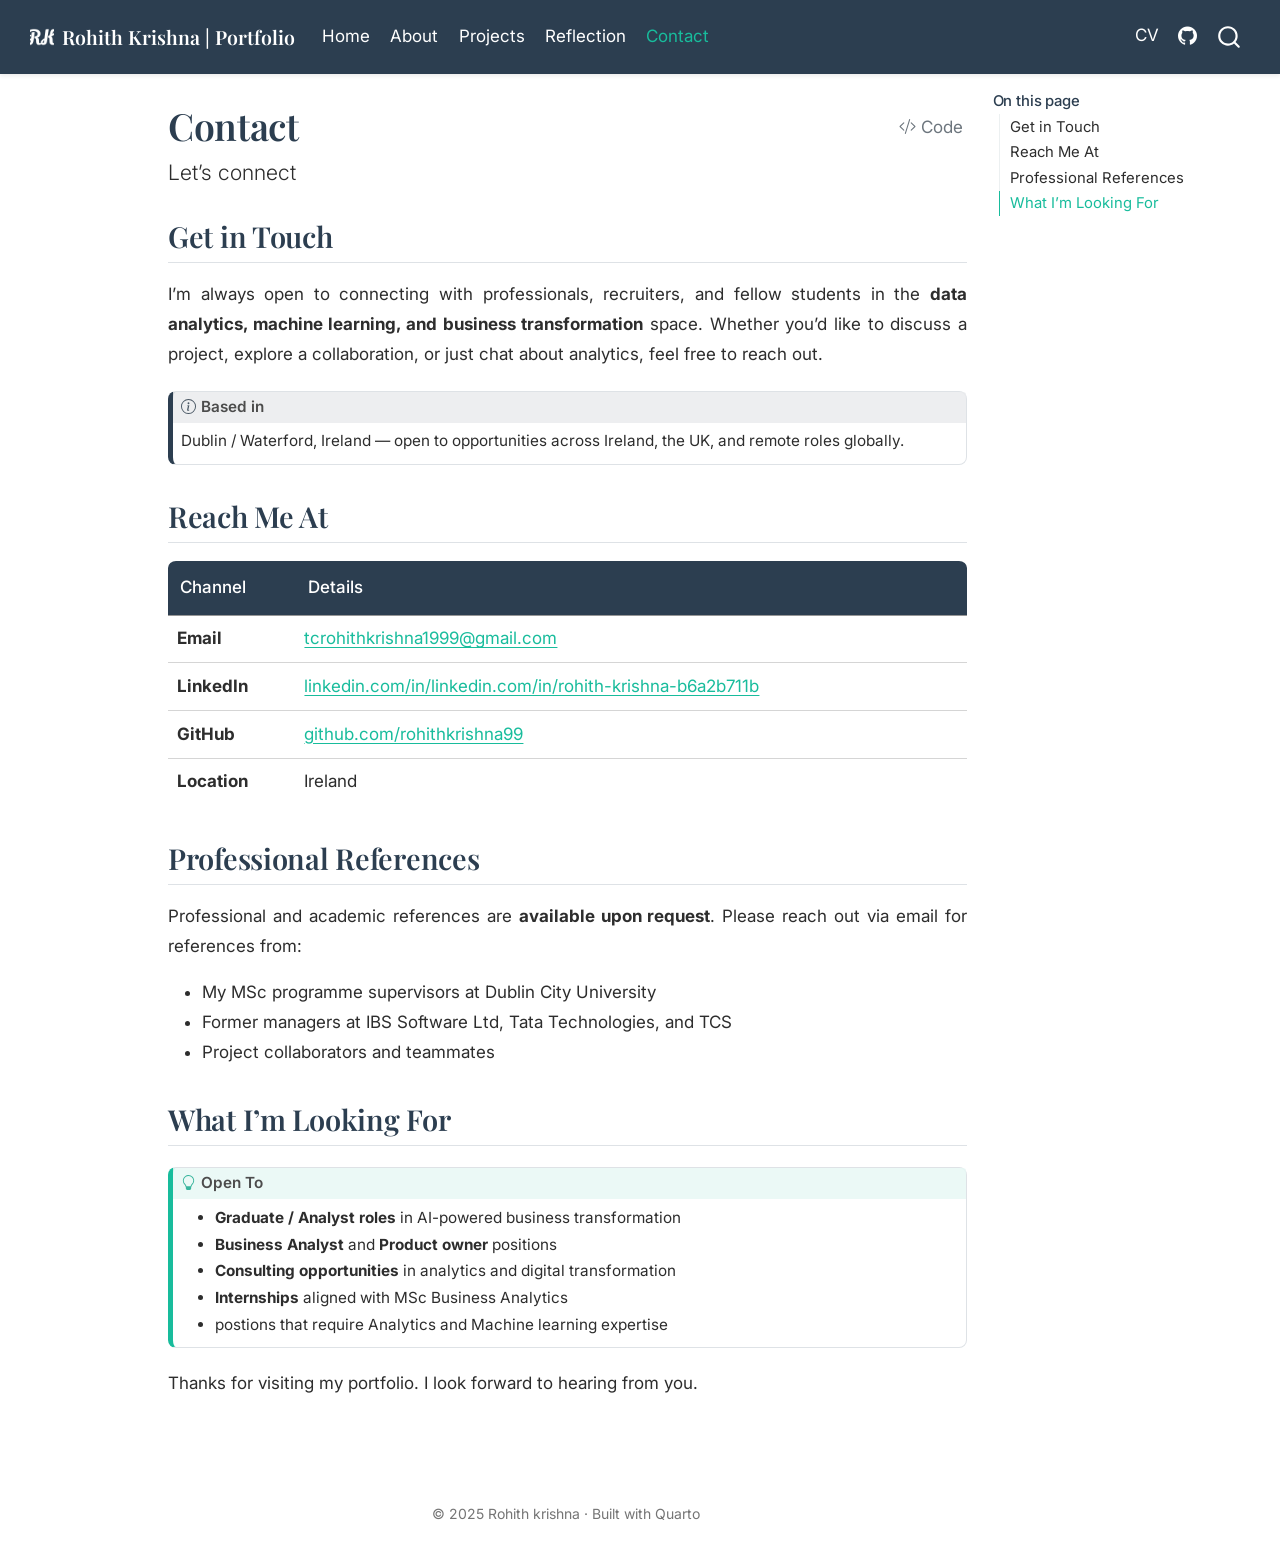
<file: docs/contact.html>
<!DOCTYPE html>
<html xmlns="http://www.w3.org/1999/xhtml" lang="en" xml:lang="en"><head>

<meta charset="utf-8">
<meta name="generator" content="quarto-1.9.37">

<meta name="viewport" content="width=device-width, initial-scale=1.0, user-scalable=yes">


<title>Contact – Rohith Krishna | Portfolio</title>
<style>
/* Default styles provided by pandoc.
** See https://pandoc.org/MANUAL.html#variables-for-html for config info.
*/
code{white-space: pre-wrap;}
span.smallcaps{font-variant: small-caps;}
div.columns{display: flex; gap: min(4vw, 1.5em);}
div.column{flex: auto; overflow-x: auto;}
div.hanging-indent{margin-left: 1.5em; text-indent: -1.5em;}
ul.task-list{list-style: none;}
ul.task-list li input[type="checkbox"] {
  width: 0.8em;
  margin: 0 0.8em 0.2em -1em; /* quarto-specific, see https://github.com/quarto-dev/quarto-cli/issues/4556 */ 
  vertical-align: middle;
}
/* CSS for syntax highlighting */
html { -webkit-text-size-adjust: 100%; }
pre > code.sourceCode { white-space: pre; position: relative; }
pre > code.sourceCode > span { display: inline-block; line-height: 1.25; }
pre > code.sourceCode > span:empty { height: 1.2em; }
.sourceCode { overflow: visible; }
code.sourceCode > span { color: inherit; text-decoration: inherit; }
div.sourceCode { margin: 1em 0; }
pre.sourceCode { margin: 0; }
@media screen {
div.sourceCode { overflow: auto; }
}
@media print {
pre > code.sourceCode { white-space: pre-wrap; }
pre > code.sourceCode > span { text-indent: -5em; padding-left: 5em; }
}
pre.numberSource code
  { counter-reset: source-line 0; }
pre.numberSource code > span
  { position: relative; left: -4em; counter-increment: source-line; }
pre.numberSource code > span > a:first-child::before
  { content: counter(source-line);
    position: relative; left: -1em; text-align: right; vertical-align: baseline;
    border: none; display: inline-block;
    -webkit-touch-callout: none; -webkit-user-select: none;
    -khtml-user-select: none; -moz-user-select: none;
    -ms-user-select: none; user-select: none;
    padding: 0 4px; width: 4em;
  }
pre.numberSource { margin-left: 3em;  padding-left: 4px; }
div.sourceCode
  {   }
@media screen {
pre > code.sourceCode > span > a:first-child::before { text-decoration: underline; }
}
</style>


<script src="site_libs/quarto-nav/quarto-nav.js"></script>
<script src="site_libs/quarto-nav/headroom.min.js"></script>
<script src="site_libs/clipboard/clipboard.min.js"></script>
<script src="site_libs/quarto-search/autocomplete.umd.js"></script>
<script src="site_libs/quarto-search/fuse.min.js"></script>
<script src="site_libs/quarto-search/quarto-search.js"></script>
<meta name="quarto:offset" content="./">
<link href="./images/favicon.png" rel="icon" type="image/png">
<script src="site_libs/quarto-html/quarto.js" type="module"></script>
<script src="site_libs/quarto-html/tabsets/tabsets.js" type="module"></script>
<script src="site_libs/quarto-html/popper.min.js"></script>
<script src="site_libs/quarto-html/tippy.umd.min.js"></script>
<script src="site_libs/quarto-html/anchor.min.js"></script>
<link href="site_libs/quarto-html/tippy.css" rel="stylesheet">
<link href="site_libs/quarto-html/quarto-syntax-highlighting-7f8f88aac4f3542376d5c11b86a4c14d.css" rel="stylesheet" id="quarto-text-highlighting-styles">
<script src="site_libs/bootstrap/bootstrap.min.js"></script>
<link href="site_libs/bootstrap/bootstrap-icons.css" rel="stylesheet">
<link href="site_libs/bootstrap/bootstrap-de89179c3dbad91c4fa90587eb98c905.min.css" rel="stylesheet" append-hash="true" id="quarto-bootstrap" data-mode="light">
<script id="quarto-search-options" type="application/json">{
  "location": "navbar",
  "copy-button": false,
  "collapse-after": 3,
  "panel-placement": "end",
  "type": "overlay",
  "limit": 50,
  "keyboard-shortcut": [
    "f",
    "/",
    "s"
  ],
  "show-item-context": false,
  "language": {
    "search-no-results-text": "No results",
    "search-matching-documents-text": "matching documents",
    "search-copy-link-title": "Copy link to search",
    "search-hide-matches-text": "Hide additional matches",
    "search-more-match-text": "more match in this document",
    "search-more-matches-text": "more matches in this document",
    "search-clear-button-title": "Clear",
    "search-text-placeholder": "",
    "search-detached-cancel-button-title": "Cancel",
    "search-submit-button-title": "Submit",
    "search-label": "Search"
  }
}</script>


</head>

<body class="nav-fixed quarto-light">

<div id="quarto-search-results"></div>
  <header id="quarto-header" class="headroom fixed-top">
    <nav class="navbar navbar-expand-lg " data-bs-theme="dark">
      <div class="navbar-container container-fluid">
      <div class="navbar-brand-container mx-auto">
    <a href="./index.html" class="navbar-brand navbar-brand-logo">
    <img src="./images/logo.png" alt="" class="navbar-logo light-content">
    <img src="./images/logo.png" alt="" class="navbar-logo dark-content">
    </a>
    <a class="navbar-brand" href="./index.html">
    <span class="navbar-title">Rohith Krishna | Portfolio</span>
    </a>
  </div>
            <div id="quarto-search" class="" title="Search"></div>
          <button class="navbar-toggler" type="button" data-bs-toggle="collapse" data-bs-target="#navbarCollapse" aria-controls="navbarCollapse" role="menu" aria-expanded="false" aria-label="Toggle navigation" onclick="if (window.quartoToggleHeadroom) { window.quartoToggleHeadroom(); }">
  <span class="navbar-toggler-icon"></span>
</button>
          <div class="collapse navbar-collapse" id="navbarCollapse">
            <ul class="navbar-nav navbar-nav-scroll me-auto">
  <li class="nav-item">
    <a class="nav-link" href="./index.html"> 
<span class="menu-text">Home</span></a>
  </li>  
  <li class="nav-item">
    <a class="nav-link" href="./about.html"> 
<span class="menu-text">About</span></a>
  </li>  
  <li class="nav-item">
    <a class="nav-link" href="./projects/index.html"> 
<span class="menu-text">Projects</span></a>
  </li>  
  <li class="nav-item">
    <a class="nav-link" href="./reflection.html"> 
<span class="menu-text">Reflection</span></a>
  </li>  
  <li class="nav-item">
    <a class="nav-link active" href="./contact.html" aria-current="page"> 
<span class="menu-text">Contact</span></a>
  </li>  
</ul>
            <ul class="navbar-nav navbar-nav-scroll ms-auto">
  <li class="nav-item">
    <a class="nav-link" href="./cv/Rohith Krishna - Business Analyst.pdf" target="_blank"> 
<span class="menu-text">CV</span></a>
  </li>  
  <li class="nav-item compact">
    <a class="nav-link" href="https://github.com/rohithkrishna99" target="_blank"> <i class="bi bi-github" role="img">
</i> 
<span class="menu-text"></span></a>
  </li>  
</ul>
          </div> <!-- /navcollapse -->
            <div class="quarto-navbar-tools">
</div>
      </div> <!-- /container-fluid -->
    </nav>
</header>
<!-- content -->
<div id="quarto-content" class="quarto-container page-columns page-rows-contents page-layout-article page-navbar">
<!-- sidebar -->
<!-- margin-sidebar -->
    <div id="quarto-margin-sidebar" class="sidebar margin-sidebar">
        <nav id="TOC" role="doc-toc" class="toc-active">
    <h2 id="toc-title">On this page</h2>
   
  <ul>
  <li><a href="#get-in-touch" id="toc-get-in-touch" class="nav-link active" data-scroll-target="#get-in-touch">Get in Touch</a></li>
  <li><a href="#reach-me-at" id="toc-reach-me-at" class="nav-link" data-scroll-target="#reach-me-at">Reach Me At</a></li>
  <li><a href="#professional-references" id="toc-professional-references" class="nav-link" data-scroll-target="#professional-references">Professional References</a></li>
  <li><a href="#what-im-looking-for" id="toc-what-im-looking-for" class="nav-link" data-scroll-target="#what-im-looking-for">What I’m Looking For</a></li>
  </ul>
</nav>
    </div>
<!-- main -->
<main class="content" id="quarto-document-content">

<header id="title-block-header" class="quarto-title-block default">
<div class="quarto-title">
<div class="quarto-title-block"><div><h1 class="title">Contact</h1><button type="button" class="btn code-tools-button" id="quarto-code-tools-source"><i class="bi"></i> Code</button></div></div>
<p class="subtitle lead">Let’s connect</p>
</div>



<div class="quarto-title-meta">

    
  
    
  </div>
  


</header>


<section id="get-in-touch" class="level2">
<h2 class="anchored" data-anchor-id="get-in-touch">Get in Touch</h2>
<p>I’m always open to connecting with professionals, recruiters, and fellow students in the <strong>data analytics, machine learning, and business transformation</strong> space. Whether you’d like to discuss a project, explore a collaboration, or just chat about analytics, feel free to reach out.</p>
<div class="callout callout-style-default callout-note callout-titled">
<div class="callout-header d-flex align-content-center">
<div class="callout-icon-container">
<i class="callout-icon"></i>
</div>
<div class="callout-title-container flex-fill">
<span class="screen-reader-only">Note</span>Based in
</div>
</div>
<div class="callout-body-container callout-body">
<p>Dublin / Waterford, Ireland — open to opportunities across Ireland, the UK, and remote roles globally.</p>
</div>
</div>
</section>
<section id="reach-me-at" class="level2">
<h2 class="anchored" data-anchor-id="reach-me-at">Reach Me At</h2>
<table class="caption-top table">
<thead>
<tr class="header">
<th>Channel</th>
<th>Details</th>
</tr>
</thead>
<tbody>
<tr class="odd">
<td><strong>Email</strong></td>
<td><a href="mailto:crohithkrishna1999@gmail.com">tcrohithkrishna1999@gmail.com</a></td>
</tr>
<tr class="even">
<td><strong>LinkedIn</strong></td>
<td><a href="https://linkedin.com/in/rohith-krishna-b6a2b711b">linkedin.com/in/linkedin.com/in/rohith-krishna-b6a2b711b</a></td>
</tr>
<tr class="odd">
<td><strong>GitHub</strong></td>
<td><a href="https://github.com/rohithkrishna99">github.com/rohithkrishna99</a></td>
</tr>
<tr class="even">
<td><strong>Location</strong></td>
<td>Ireland</td>
</tr>
</tbody>
</table>
</section>
<section id="professional-references" class="level2">
<h2 class="anchored" data-anchor-id="professional-references">Professional References</h2>
<p>Professional and academic references are <strong>available upon request</strong>. Please reach out via email for references from:</p>
<ul>
<li>My MSc programme supervisors at Dublin City University</li>
<li>Former managers at IBS Software Ltd, Tata Technologies, and TCS</li>
<li>Project collaborators and teammates</li>
</ul>
</section>
<section id="what-im-looking-for" class="level2">
<h2 class="anchored" data-anchor-id="what-im-looking-for">What I’m Looking For</h2>
<div class="callout callout-style-default callout-tip callout-titled">
<div class="callout-header d-flex align-content-center">
<div class="callout-icon-container">
<i class="callout-icon"></i>
</div>
<div class="callout-title-container flex-fill">
<span class="screen-reader-only">Tip</span>Open To
</div>
</div>
<div class="callout-body-container callout-body">
<ul>
<li><strong>Graduate / Analyst roles</strong> in AI-powered business transformation</li>
<li><strong>Business Analyst</strong> and <strong>Product owner</strong> positions</li>
<li><strong>Consulting opportunities</strong> in analytics and digital transformation</li>
<li><strong>Internships</strong> aligned with MSc Business Analytics</li>
<li>postions that require Analytics and Machine learning expertise</li>
</ul>
</div>
</div>
<p>Thanks for visiting my portfolio. I look forward to hearing from you.</p>


<!-- -->

</section>

</main> <!-- /main -->
<script id="quarto-html-after-body" type="application/javascript">
  window.document.addEventListener("DOMContentLoaded", function (event) {
    const icon = "";
    const anchorJS = new window.AnchorJS();
    anchorJS.options = {
      placement: 'right',
      icon: icon
    };
    anchorJS.add('.anchored');
    const isCodeAnnotation = (el) => {
      for (const clz of el.classList) {
        if (clz.startsWith('code-annotation-')) {                     
          return true;
        }
      }
      return false;
    }
    const onCopySuccess = function(e) {
      // button target
      const button = e.trigger;
      // don't keep focus
      button.blur();
      // flash "checked"
      button.classList.add('code-copy-button-checked');
      var currentTitle = button.getAttribute("title");
      button.setAttribute("title", "Copied!");
      let tooltip;
      if (window.bootstrap) {
        button.setAttribute("data-bs-toggle", "tooltip");
        button.setAttribute("data-bs-placement", "left");
        button.setAttribute("data-bs-title", "Copied!");
        tooltip = new bootstrap.Tooltip(button, 
          { trigger: "manual", 
            customClass: "code-copy-button-tooltip",
            offset: [0, -8]});
        tooltip.show();    
      }
      setTimeout(function() {
        if (tooltip) {
          tooltip.hide();
          button.removeAttribute("data-bs-title");
          button.removeAttribute("data-bs-toggle");
          button.removeAttribute("data-bs-placement");
        }
        button.setAttribute("title", currentTitle);
        button.classList.remove('code-copy-button-checked');
      }, 1000);
      // clear code selection
      e.clearSelection();
    }
    const getTextToCopy = function(trigger) {
      const outerScaffold = trigger.parentElement.cloneNode(true);
      const codeEl = outerScaffold.querySelector('code');
      for (const childEl of codeEl.children) {
        if (isCodeAnnotation(childEl)) {
          childEl.remove();
        }
      }
      return codeEl.innerText;
    }
    const clipboard = new window.ClipboardJS('.code-copy-button:not([data-in-quarto-modal])', {
      text: getTextToCopy
    });
    clipboard.on('success', onCopySuccess);
    if (window.document.getElementById('quarto-embedded-source-code-modal')) {
      const clipboardModal = new window.ClipboardJS('.code-copy-button[data-in-quarto-modal]', {
        text: getTextToCopy,
        container: window.document.getElementById('quarto-embedded-source-code-modal')
      });
      clipboardModal.on('success', onCopySuccess);
    }
    const viewSource = window.document.getElementById('quarto-view-source') ||
                       window.document.getElementById('quarto-code-tools-source');
    if (viewSource) {
      const sourceUrl = viewSource.getAttribute("data-quarto-source-url");
      viewSource.addEventListener("click", function(e) {
        if (sourceUrl) {
          // rstudio viewer pane
          if (/\bcapabilities=\b/.test(window.location)) {
            window.open(sourceUrl);
          } else {
            window.location.href = sourceUrl;
          }
        } else {
          const modal = new bootstrap.Modal(document.getElementById('quarto-embedded-source-code-modal'));
          modal.show();
        }
        return false;
      });
    }
    function toggleCodeHandler(show) {
      return function(e) {
        const detailsSrc = window.document.querySelectorAll(".cell > details > .sourceCode");
        for (let i=0; i<detailsSrc.length; i++) {
          const details = detailsSrc[i].parentElement;
          if (show) {
            details.open = true;
          } else {
            details.removeAttribute("open");
          }
        }
        const cellCodeDivs = window.document.querySelectorAll(".cell > .sourceCode");
        const fromCls = show ? "hidden" : "unhidden";
        const toCls = show ? "unhidden" : "hidden";
        for (let i=0; i<cellCodeDivs.length; i++) {
          const codeDiv = cellCodeDivs[i];
          if (codeDiv.classList.contains(fromCls)) {
            codeDiv.classList.remove(fromCls);
            codeDiv.classList.add(toCls);
          } 
        }
        return false;
      }
    }
    const hideAllCode = window.document.getElementById("quarto-hide-all-code");
    if (hideAllCode) {
      hideAllCode.addEventListener("click", toggleCodeHandler(false));
    }
    const showAllCode = window.document.getElementById("quarto-show-all-code");
    if (showAllCode) {
      showAllCode.addEventListener("click", toggleCodeHandler(true));
    }
      var localhostRegex = new RegExp(/^(?:http|https):\/\/localhost\:?[0-9]*\//);
      var mailtoRegex = new RegExp(/^mailto:/);
        var filterRegex = new RegExp('/' + window.location.host + '/');
      var isInternal = (href) => {
          return filterRegex.test(href) || localhostRegex.test(href) || mailtoRegex.test(href);
      }
      // Inspect non-navigation links and adorn them if external
     var links = window.document.querySelectorAll('a[href]:not(.nav-link):not(.navbar-brand):not(.toc-action):not(.sidebar-link):not(.sidebar-item-toggle):not(.pagination-link):not(.no-external):not([aria-hidden]):not(.dropdown-item):not(.quarto-navigation-tool):not(.about-link)');
      for (var i=0; i<links.length; i++) {
        const link = links[i];
        if (!isInternal(link.href)) {
          // undo the damage that might have been done by quarto-nav.js in the case of
          // links that we want to consider external
          if (link.dataset.originalHref !== undefined) {
            link.href = link.dataset.originalHref;
          }
        }
      }
    function tippyHover(el, contentFn, onTriggerFn, onUntriggerFn) {
      const config = {
        allowHTML: true,
        maxWidth: 500,
        delay: 100,
        arrow: false,
        appendTo: function(el) {
            return el.parentElement;
        },
        interactive: true,
        interactiveBorder: 10,
        theme: 'quarto',
        placement: 'bottom-start',
      };
      if (contentFn) {
        config.content = contentFn;
      }
      if (onTriggerFn) {
        config.onTrigger = onTriggerFn;
      }
      if (onUntriggerFn) {
        config.onUntrigger = onUntriggerFn;
      }
      window.tippy(el, config); 
    }
    const noterefs = window.document.querySelectorAll('a[role="doc-noteref"]');
    for (var i=0; i<noterefs.length; i++) {
      const ref = noterefs[i];
      tippyHover(ref, function() {
        // use id or data attribute instead here
        let href = ref.getAttribute('data-footnote-href') || ref.getAttribute('href');
        try { href = new URL(href).hash; } catch {}
        const id = href.replace(/^#\/?/, "");
        const note = window.document.getElementById(id);
        if (note) {
          return note.innerHTML;
        } else {
          return "";
        }
      });
    }
    const xrefs = window.document.querySelectorAll('a.quarto-xref');
    const processXRef = (id, note) => {
      // Strip column container classes
      const stripColumnClz = (el) => {
        el.classList.remove("page-full", "page-columns");
        if (el.children) {
          for (const child of el.children) {
            stripColumnClz(child);
          }
        }
      }
      stripColumnClz(note)
      if (id === null || id.startsWith('sec-')) {
        // Special case sections, only their first couple elements
        const container = document.createElement("div");
        if (note.children && note.children.length > 2) {
          container.appendChild(note.children[0].cloneNode(true));
          for (let i = 1; i < note.children.length; i++) {
            const child = note.children[i];
            if (child.tagName === "P" && child.innerText === "") {
              continue;
            } else {
              container.appendChild(child.cloneNode(true));
              break;
            }
          }
          if (window.Quarto?.typesetMath) {
            window.Quarto.typesetMath(container);
          }
          return container.innerHTML
        } else {
          if (window.Quarto?.typesetMath) {
            window.Quarto.typesetMath(note);
          }
          return note.innerHTML;
        }
      } else {
        // Remove any anchor links if they are present
        const anchorLink = note.querySelector('a.anchorjs-link');
        if (anchorLink) {
          anchorLink.remove();
        }
        if (window.Quarto?.typesetMath) {
          window.Quarto.typesetMath(note);
        }
        if (note.classList.contains("callout")) {
          return note.outerHTML;
        } else {
          return note.innerHTML;
        }
      }
    }
    for (var i=0; i<xrefs.length; i++) {
      const xref = xrefs[i];
      tippyHover(xref, undefined, function(instance) {
        instance.disable();
        let url = xref.getAttribute('href');
        let hash = undefined; 
        if (url.startsWith('#')) {
          hash = url;
        } else {
          try { hash = new URL(url).hash; } catch {}
        }
        if (hash) {
          const id = hash.replace(/^#\/?/, "");
          const note = window.document.getElementById(id);
          if (note !== null) {
            try {
              const html = processXRef(id, note.cloneNode(true));
              instance.setContent(html);
            } finally {
              instance.enable();
              instance.show();
            }
          } else {
            // See if we can fetch this
            fetch(url.split('#')[0])
            .then(res => res.text())
            .then(html => {
              const parser = new DOMParser();
              const htmlDoc = parser.parseFromString(html, "text/html");
              const note = htmlDoc.getElementById(id);
              if (note !== null) {
                const html = processXRef(id, note);
                instance.setContent(html);
              } 
            }).finally(() => {
              instance.enable();
              instance.show();
            });
          }
        } else {
          // See if we can fetch a full url (with no hash to target)
          // This is a special case and we should probably do some content thinning / targeting
          fetch(url)
          .then(res => res.text())
          .then(html => {
            const parser = new DOMParser();
            const htmlDoc = parser.parseFromString(html, "text/html");
            const note = htmlDoc.querySelector('main.content');
            if (note !== null) {
              // This should only happen for chapter cross references
              // (since there is no id in the URL)
              // remove the first header
              if (note.children.length > 0 && note.children[0].tagName === "HEADER") {
                note.children[0].remove();
              }
              const html = processXRef(null, note);
              instance.setContent(html);
            } 
          }).finally(() => {
            instance.enable();
            instance.show();
          });
        }
      }, function(instance) {
      });
    }
        let selectedAnnoteEl;
        const selectorForAnnotation = ( cell, annotation) => {
          let cellAttr = 'data-code-cell="' + cell + '"';
          let lineAttr = 'data-code-annotation="' +  annotation + '"';
          const selector = 'span[' + cellAttr + '][' + lineAttr + ']';
          return selector;
        }
        const selectCodeLines = (annoteEl) => {
          const doc = window.document;
          const targetCell = annoteEl.getAttribute("data-target-cell");
          const targetAnnotation = annoteEl.getAttribute("data-target-annotation");
          const annoteSpan = window.document.querySelector(selectorForAnnotation(targetCell, targetAnnotation));
          const lines = annoteSpan.getAttribute("data-code-lines").split(",");
          const lineIds = lines.map((line) => {
            return targetCell + "-" + line;
          })
          let top = null;
          let height = null;
          let parent = null;
          if (lineIds.length > 0) {
              //compute the position of the single el (top and bottom and make a div)
              const el = window.document.getElementById(lineIds[0]);
              top = el.offsetTop;
              height = el.offsetHeight;
              parent = el.parentElement.parentElement;
            if (lineIds.length > 1) {
              const lastEl = window.document.getElementById(lineIds[lineIds.length - 1]);
              const bottom = lastEl.offsetTop + lastEl.offsetHeight;
              height = bottom - top;
            }
            if (top !== null && height !== null && parent !== null) {
              // cook up a div (if necessary) and position it 
              let div = window.document.getElementById("code-annotation-line-highlight");
              if (div === null) {
                div = window.document.createElement("div");
                div.setAttribute("id", "code-annotation-line-highlight");
                div.style.position = 'absolute';
                parent.appendChild(div);
              }
              div.style.top = top - 2 + "px";
              div.style.height = height + 4 + "px";
              div.style.left = 0;
              let gutterDiv = window.document.getElementById("code-annotation-line-highlight-gutter");
              if (gutterDiv === null) {
                gutterDiv = window.document.createElement("div");
                gutterDiv.setAttribute("id", "code-annotation-line-highlight-gutter");
                gutterDiv.style.position = 'absolute';
                const codeCell = window.document.getElementById(targetCell);
                const gutter = codeCell.querySelector('.code-annotation-gutter');
                gutter.appendChild(gutterDiv);
              }
              gutterDiv.style.top = top - 2 + "px";
              gutterDiv.style.height = height + 4 + "px";
            }
            selectedAnnoteEl = annoteEl;
          }
        };
        const unselectCodeLines = () => {
          const elementsIds = ["code-annotation-line-highlight", "code-annotation-line-highlight-gutter"];
          elementsIds.forEach((elId) => {
            const div = window.document.getElementById(elId);
            if (div) {
              div.remove();
            }
          });
          selectedAnnoteEl = undefined;
        };
          // Handle positioning of the toggle
      window.addEventListener(
        "resize",
        throttle(() => {
          elRect = undefined;
          if (selectedAnnoteEl) {
            selectCodeLines(selectedAnnoteEl);
          }
        }, 10)
      );
      function throttle(fn, ms) {
      let throttle = false;
      let timer;
        return (...args) => {
          if(!throttle) { // first call gets through
              fn.apply(this, args);
              throttle = true;
          } else { // all the others get throttled
              if(timer) clearTimeout(timer); // cancel #2
              timer = setTimeout(() => {
                fn.apply(this, args);
                timer = throttle = false;
              }, ms);
          }
        };
      }
        // Attach click handler to the DT
        const annoteDls = window.document.querySelectorAll('dt[data-target-cell]');
        for (const annoteDlNode of annoteDls) {
          annoteDlNode.addEventListener('click', (event) => {
            const clickedEl = event.target;
            if (clickedEl !== selectedAnnoteEl) {
              unselectCodeLines();
              const activeEl = window.document.querySelector('dt[data-target-cell].code-annotation-active');
              if (activeEl) {
                activeEl.classList.remove('code-annotation-active');
              }
              selectCodeLines(clickedEl);
              clickedEl.classList.add('code-annotation-active');
            } else {
              // Unselect the line
              unselectCodeLines();
              clickedEl.classList.remove('code-annotation-active');
            }
          });
        }
    const findCites = (el) => {
      const parentEl = el.parentElement;
      if (parentEl) {
        const cites = parentEl.dataset.cites;
        if (cites) {
          return {
            el,
            cites: cites.split(' ')
          };
        } else {
          return findCites(el.parentElement)
        }
      } else {
        return undefined;
      }
    };
    var bibliorefs = window.document.querySelectorAll('a[role="doc-biblioref"]');
    for (var i=0; i<bibliorefs.length; i++) {
      const ref = bibliorefs[i];
      const citeInfo = findCites(ref);
      if (citeInfo) {
        tippyHover(citeInfo.el, function() {
          var popup = window.document.createElement('div');
          citeInfo.cites.forEach(function(cite) {
            var citeDiv = window.document.createElement('div');
            citeDiv.classList.add('hanging-indent');
            citeDiv.classList.add('csl-entry');
            var biblioDiv = window.document.getElementById('ref-' + cite);
            if (biblioDiv) {
              citeDiv.innerHTML = biblioDiv.innerHTML;
            }
            popup.appendChild(citeDiv);
          });
          return popup.innerHTML;
        });
      }
    }
  });
  </script><div class="modal fade" id="quarto-embedded-source-code-modal" tabindex="-1" aria-labelledby="quarto-embedded-source-code-modal-label" aria-hidden="true"><div class="modal-dialog modal-dialog-scrollable"><div class="modal-content"><div class="modal-header"><h5 class="modal-title" id="quarto-embedded-source-code-modal-label">Source Code</h5><button class="btn-close" data-bs-dismiss="modal"></button></div><div class="modal-body"><div class="">
<div class="code-copy-outer-scaffold"><div class="sourceCode" id="cb1" data-shortcodes="false"><pre class="sourceCode markdown code-with-copy"><code class="sourceCode markdown"><span id="cb1-1"><a href="#cb1-1" aria-hidden="true" tabindex="-1"></a><span class="co">---</span></span>
<span id="cb1-2"><a href="#cb1-2" aria-hidden="true" tabindex="-1"></a><span class="an">title:</span><span class="co"> "Contact"</span></span>
<span id="cb1-3"><a href="#cb1-3" aria-hidden="true" tabindex="-1"></a><span class="an">subtitle:</span><span class="co"> "Let's connect"</span></span>
<span id="cb1-4"><a href="#cb1-4" aria-hidden="true" tabindex="-1"></a><span class="co">---</span></span>
<span id="cb1-5"><a href="#cb1-5" aria-hidden="true" tabindex="-1"></a></span>
<span id="cb1-6"><a href="#cb1-6" aria-hidden="true" tabindex="-1"></a><span class="fu">## Get in Touch</span></span>
<span id="cb1-7"><a href="#cb1-7" aria-hidden="true" tabindex="-1"></a></span>
<span id="cb1-8"><a href="#cb1-8" aria-hidden="true" tabindex="-1"></a>I'm always open to connecting with professionals, recruiters, and fellow students in the **data analytics, machine learning, and business transformation** space. Whether you'd like to discuss a project, explore a collaboration, or just chat about analytics, feel free to reach out.</span>
<span id="cb1-9"><a href="#cb1-9" aria-hidden="true" tabindex="-1"></a></span>
<span id="cb1-10"><a href="#cb1-10" aria-hidden="true" tabindex="-1"></a>::: {.callout-note}</span>
<span id="cb1-11"><a href="#cb1-11" aria-hidden="true" tabindex="-1"></a><span class="fu">## Based in</span></span>
<span id="cb1-12"><a href="#cb1-12" aria-hidden="true" tabindex="-1"></a>Dublin / Waterford, Ireland — open to opportunities across Ireland, the UK, and remote roles globally.</span>
<span id="cb1-13"><a href="#cb1-13" aria-hidden="true" tabindex="-1"></a>:::</span>
<span id="cb1-14"><a href="#cb1-14" aria-hidden="true" tabindex="-1"></a></span>
<span id="cb1-15"><a href="#cb1-15" aria-hidden="true" tabindex="-1"></a><span class="fu">## Reach Me At</span></span>
<span id="cb1-16"><a href="#cb1-16" aria-hidden="true" tabindex="-1"></a></span>
<span id="cb1-17"><a href="#cb1-17" aria-hidden="true" tabindex="-1"></a><span class="pp">|</span> Channel <span class="pp">|</span> Details <span class="pp">|</span></span>
<span id="cb1-18"><a href="#cb1-18" aria-hidden="true" tabindex="-1"></a><span class="pp">|---------|---------|</span></span>
<span id="cb1-19"><a href="#cb1-19" aria-hidden="true" tabindex="-1"></a><span class="pp">|</span> **Email** <span class="pp">|</span> <span class="co">[</span><span class="ot">tcrohithkrishna1999@gmail.com</span><span class="co">](mailto:crohithkrishna1999@gmail.com)</span> <span class="pp">|</span></span>
<span id="cb1-20"><a href="#cb1-20" aria-hidden="true" tabindex="-1"></a><span class="pp">|</span> **LinkedIn** <span class="pp">|</span> <span class="co">[</span><span class="ot">linkedin.com/in/linkedin.com/in/rohith-krishna-b6a2b711b</span><span class="co">](https://linkedin.com/in/rohith-krishna-b6a2b711b)</span> <span class="pp">|</span></span>
<span id="cb1-21"><a href="#cb1-21" aria-hidden="true" tabindex="-1"></a><span class="pp">|</span> **GitHub** <span class="pp">|</span> <span class="co">[</span><span class="ot">github.com/rohithkrishna99</span><span class="co">](https://github.com/rohithkrishna99)</span> <span class="pp">|</span></span>
<span id="cb1-22"><a href="#cb1-22" aria-hidden="true" tabindex="-1"></a><span class="pp">|</span> **Location** <span class="pp">|</span> Ireland <span class="pp">|</span></span>
<span id="cb1-23"><a href="#cb1-23" aria-hidden="true" tabindex="-1"></a></span>
<span id="cb1-24"><a href="#cb1-24" aria-hidden="true" tabindex="-1"></a><span class="fu">## Professional References</span></span>
<span id="cb1-25"><a href="#cb1-25" aria-hidden="true" tabindex="-1"></a></span>
<span id="cb1-26"><a href="#cb1-26" aria-hidden="true" tabindex="-1"></a>Professional and academic references are **available upon request**. Please reach out via email for references from:</span>
<span id="cb1-27"><a href="#cb1-27" aria-hidden="true" tabindex="-1"></a></span>
<span id="cb1-28"><a href="#cb1-28" aria-hidden="true" tabindex="-1"></a><span class="ss">- </span>My MSc programme supervisors at Dublin City University</span>
<span id="cb1-29"><a href="#cb1-29" aria-hidden="true" tabindex="-1"></a><span class="ss">- </span>Former managers at IBS Software Ltd, Tata Technologies, and TCS</span>
<span id="cb1-30"><a href="#cb1-30" aria-hidden="true" tabindex="-1"></a><span class="ss">- </span>Project collaborators and teammates</span>
<span id="cb1-31"><a href="#cb1-31" aria-hidden="true" tabindex="-1"></a></span>
<span id="cb1-32"><a href="#cb1-32" aria-hidden="true" tabindex="-1"></a><span class="fu">## What I'm Looking For</span></span>
<span id="cb1-33"><a href="#cb1-33" aria-hidden="true" tabindex="-1"></a></span>
<span id="cb1-34"><a href="#cb1-34" aria-hidden="true" tabindex="-1"></a>::: {.callout-tip}</span>
<span id="cb1-35"><a href="#cb1-35" aria-hidden="true" tabindex="-1"></a><span class="fu">## Open To</span></span>
<span id="cb1-36"><a href="#cb1-36" aria-hidden="true" tabindex="-1"></a><span class="ss">- </span>**Graduate / Analyst roles** in AI-powered business transformation</span>
<span id="cb1-37"><a href="#cb1-37" aria-hidden="true" tabindex="-1"></a><span class="ss">- </span>**Business Analyst** and **Product owner** positions</span>
<span id="cb1-38"><a href="#cb1-38" aria-hidden="true" tabindex="-1"></a><span class="ss">- </span>**Consulting opportunities** in analytics and digital transformation</span>
<span id="cb1-39"><a href="#cb1-39" aria-hidden="true" tabindex="-1"></a><span class="ss">- </span>**Internships** aligned with MSc Business Analytics</span>
<span id="cb1-40"><a href="#cb1-40" aria-hidden="true" tabindex="-1"></a><span class="ss">- </span>postions that require Analytics and Machine learning expertise</span>
<span id="cb1-41"><a href="#cb1-41" aria-hidden="true" tabindex="-1"></a>:::</span>
<span id="cb1-42"><a href="#cb1-42" aria-hidden="true" tabindex="-1"></a></span>
<span id="cb1-43"><a href="#cb1-43" aria-hidden="true" tabindex="-1"></a>Thanks for visiting my portfolio. I look forward to hearing from you.</span></code></pre></div><button title="Copy to Clipboard" class="code-copy-button" data-in-quarto-modal=""><i class="bi"></i></button></div>
</div></div></div></div></div>
</div> <!-- /content -->
<footer class="footer">
  <div class="nav-footer">
    <div class="nav-footer-left">
      &nbsp;
    </div>   
    <div class="nav-footer-center">
<p>© 2025 Rohith krishna · Built with Quarto</p>
</div>
    <div class="nav-footer-right">
      &nbsp;
    </div>
  </div>
</footer>




</body></html>
</file>
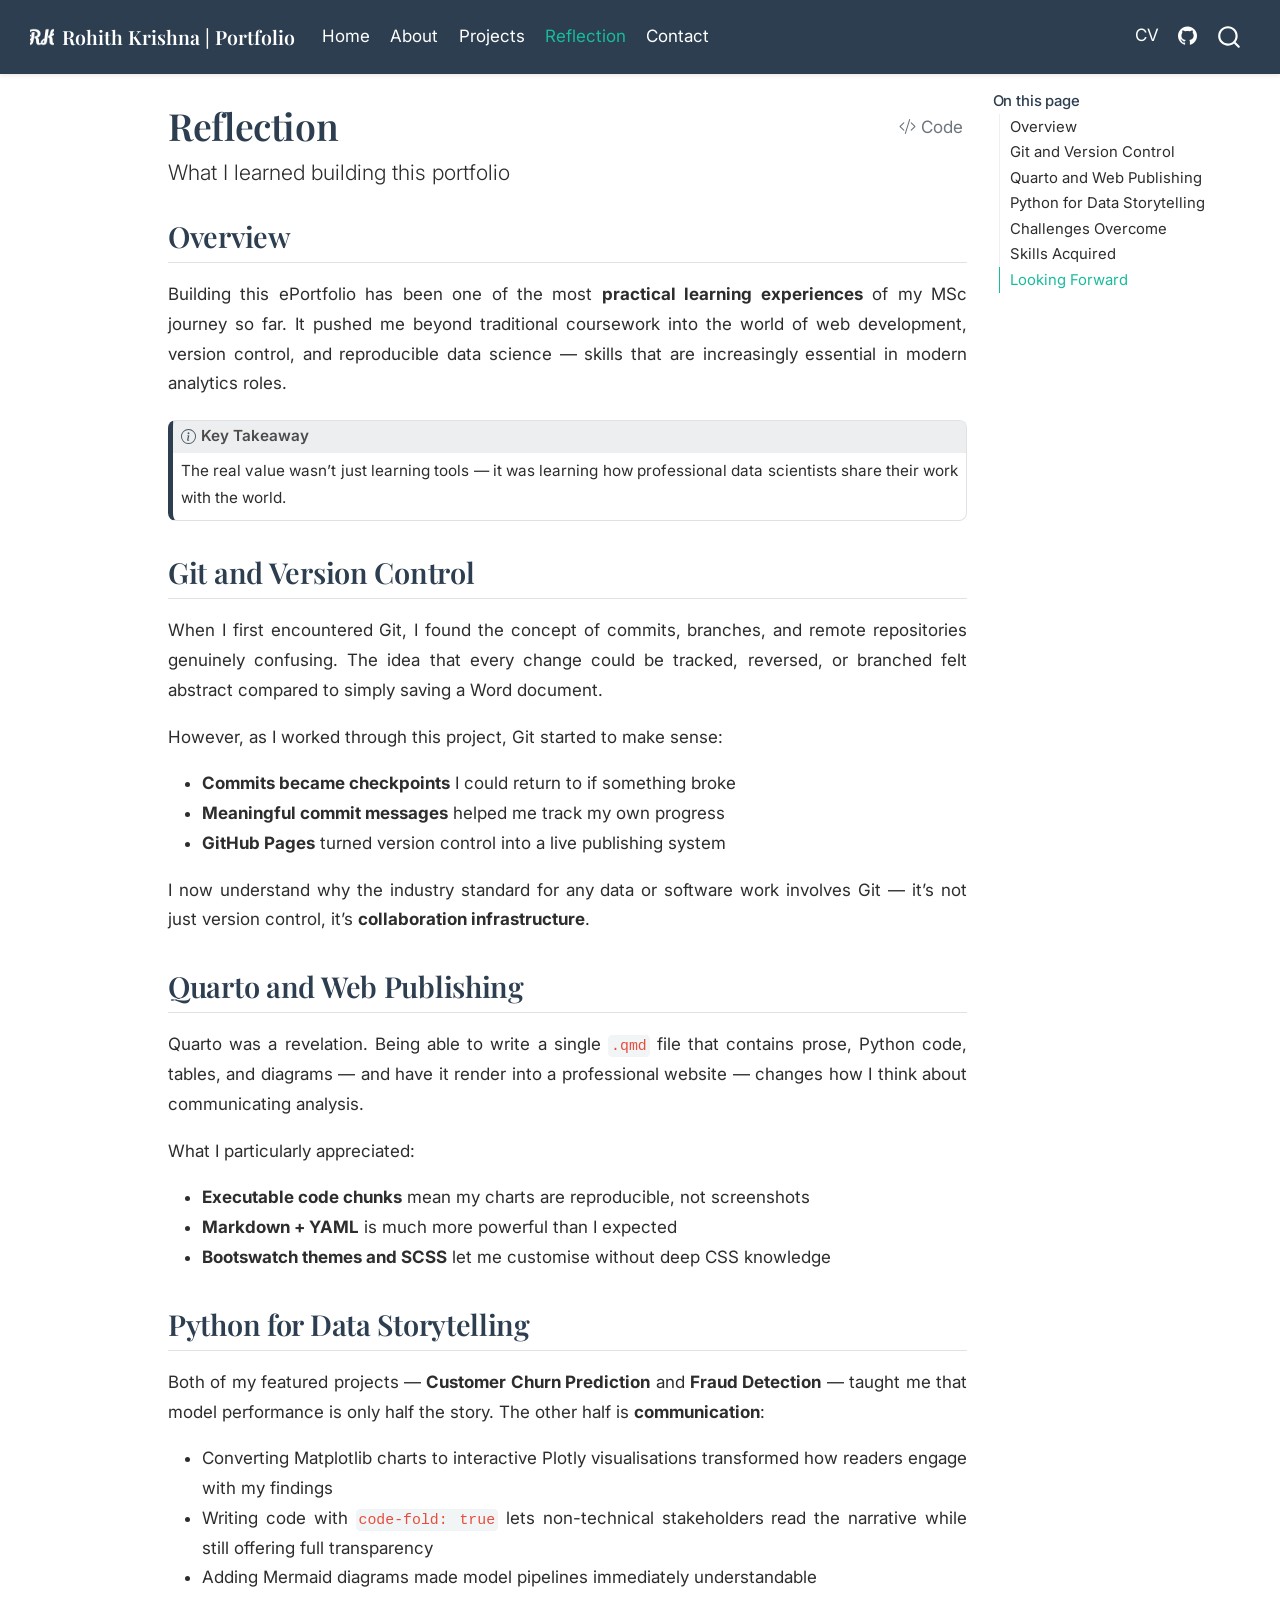
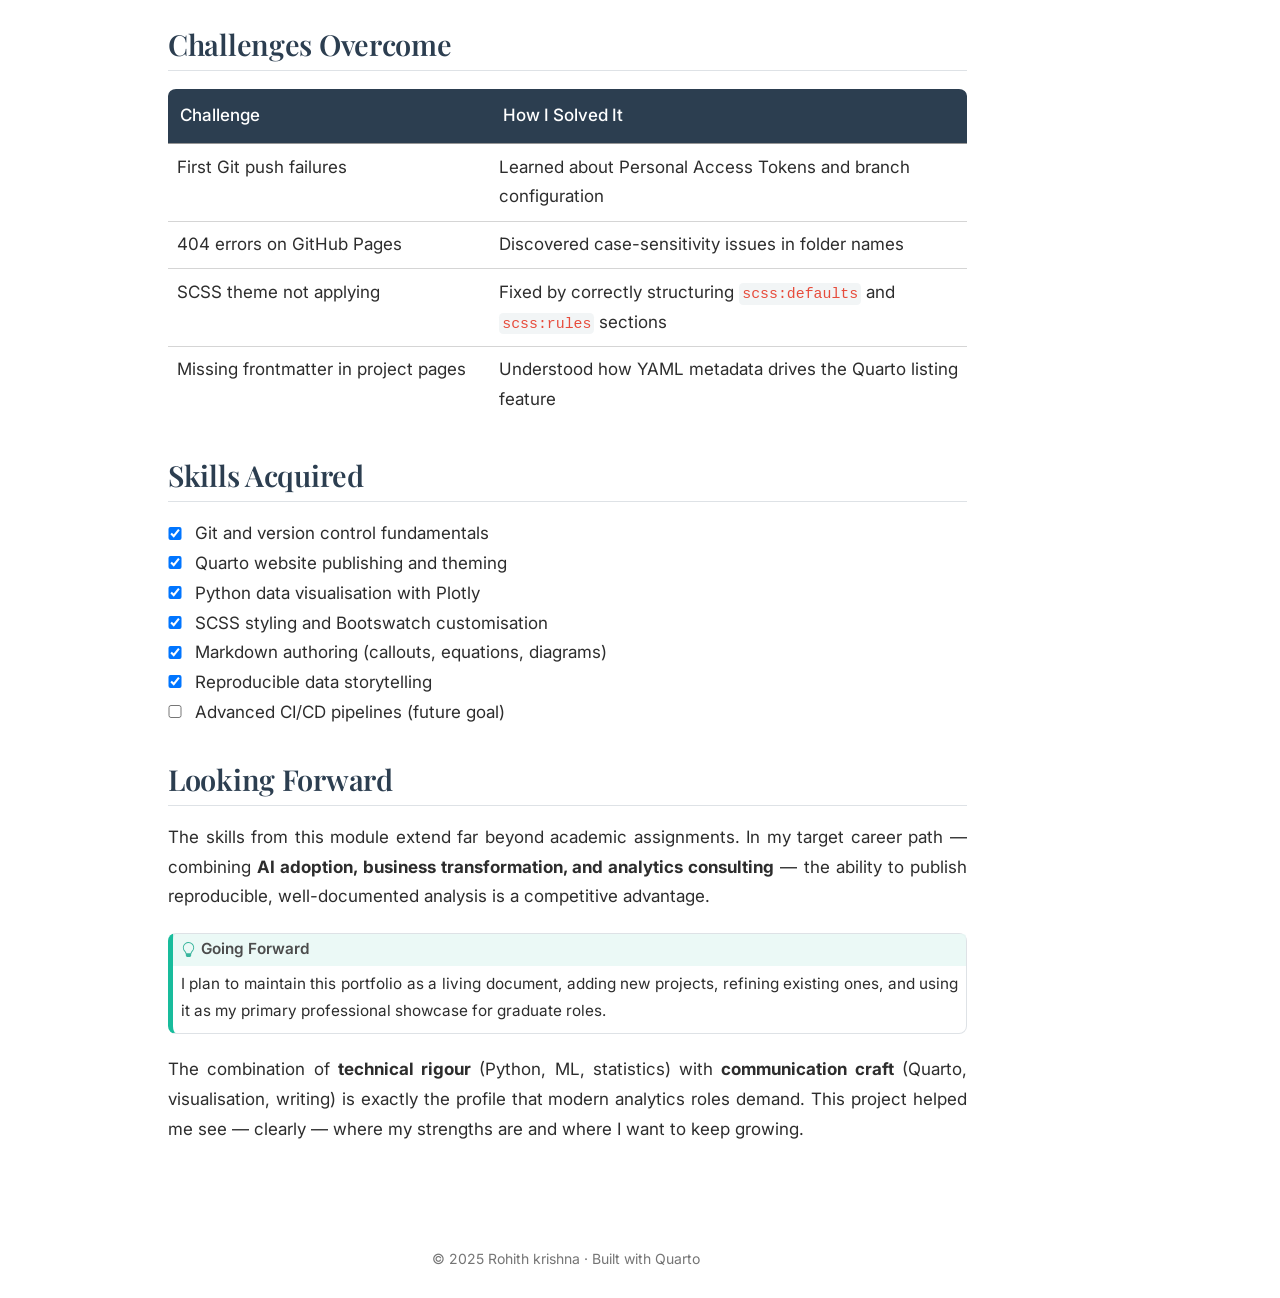
<file: docs/reflection.html>
<!DOCTYPE html>
<html xmlns="http://www.w3.org/1999/xhtml" lang="en" xml:lang="en"><head>

<meta charset="utf-8">
<meta name="generator" content="quarto-1.9.37">

<meta name="viewport" content="width=device-width, initial-scale=1.0, user-scalable=yes">


<title>Reflection – Rohith Krishna | Portfolio</title>
<style>
/* Default styles provided by pandoc.
** See https://pandoc.org/MANUAL.html#variables-for-html for config info.
*/
code{white-space: pre-wrap;}
span.smallcaps{font-variant: small-caps;}
div.columns{display: flex; gap: min(4vw, 1.5em);}
div.column{flex: auto; overflow-x: auto;}
div.hanging-indent{margin-left: 1.5em; text-indent: -1.5em;}
ul.task-list{list-style: none;}
ul.task-list li input[type="checkbox"] {
  width: 0.8em;
  margin: 0 0.8em 0.2em -1em; /* quarto-specific, see https://github.com/quarto-dev/quarto-cli/issues/4556 */ 
  vertical-align: middle;
}
/* CSS for syntax highlighting */
html { -webkit-text-size-adjust: 100%; }
pre > code.sourceCode { white-space: pre; position: relative; }
pre > code.sourceCode > span { display: inline-block; line-height: 1.25; }
pre > code.sourceCode > span:empty { height: 1.2em; }
.sourceCode { overflow: visible; }
code.sourceCode > span { color: inherit; text-decoration: inherit; }
div.sourceCode { margin: 1em 0; }
pre.sourceCode { margin: 0; }
@media screen {
div.sourceCode { overflow: auto; }
}
@media print {
pre > code.sourceCode { white-space: pre-wrap; }
pre > code.sourceCode > span { text-indent: -5em; padding-left: 5em; }
}
pre.numberSource code
  { counter-reset: source-line 0; }
pre.numberSource code > span
  { position: relative; left: -4em; counter-increment: source-line; }
pre.numberSource code > span > a:first-child::before
  { content: counter(source-line);
    position: relative; left: -1em; text-align: right; vertical-align: baseline;
    border: none; display: inline-block;
    -webkit-touch-callout: none; -webkit-user-select: none;
    -khtml-user-select: none; -moz-user-select: none;
    -ms-user-select: none; user-select: none;
    padding: 0 4px; width: 4em;
  }
pre.numberSource { margin-left: 3em;  padding-left: 4px; }
div.sourceCode
  {   }
@media screen {
pre > code.sourceCode > span > a:first-child::before { text-decoration: underline; }
}
</style>


<script src="site_libs/quarto-nav/quarto-nav.js"></script>
<script src="site_libs/quarto-nav/headroom.min.js"></script>
<script src="site_libs/clipboard/clipboard.min.js"></script>
<script src="site_libs/quarto-search/autocomplete.umd.js"></script>
<script src="site_libs/quarto-search/fuse.min.js"></script>
<script src="site_libs/quarto-search/quarto-search.js"></script>
<meta name="quarto:offset" content="./">
<link href="./images/favicon.png" rel="icon" type="image/png">
<script src="site_libs/quarto-html/quarto.js" type="module"></script>
<script src="site_libs/quarto-html/tabsets/tabsets.js" type="module"></script>
<script src="site_libs/quarto-html/popper.min.js"></script>
<script src="site_libs/quarto-html/tippy.umd.min.js"></script>
<script src="site_libs/quarto-html/anchor.min.js"></script>
<link href="site_libs/quarto-html/tippy.css" rel="stylesheet">
<link href="site_libs/quarto-html/quarto-syntax-highlighting-7f8f88aac4f3542376d5c11b86a4c14d.css" rel="stylesheet" id="quarto-text-highlighting-styles">
<script src="site_libs/bootstrap/bootstrap.min.js"></script>
<link href="site_libs/bootstrap/bootstrap-icons.css" rel="stylesheet">
<link href="site_libs/bootstrap/bootstrap-de89179c3dbad91c4fa90587eb98c905.min.css" rel="stylesheet" append-hash="true" id="quarto-bootstrap" data-mode="light">
<script id="quarto-search-options" type="application/json">{
  "location": "navbar",
  "copy-button": false,
  "collapse-after": 3,
  "panel-placement": "end",
  "type": "overlay",
  "limit": 50,
  "keyboard-shortcut": [
    "f",
    "/",
    "s"
  ],
  "show-item-context": false,
  "language": {
    "search-no-results-text": "No results",
    "search-matching-documents-text": "matching documents",
    "search-copy-link-title": "Copy link to search",
    "search-hide-matches-text": "Hide additional matches",
    "search-more-match-text": "more match in this document",
    "search-more-matches-text": "more matches in this document",
    "search-clear-button-title": "Clear",
    "search-text-placeholder": "",
    "search-detached-cancel-button-title": "Cancel",
    "search-submit-button-title": "Submit",
    "search-label": "Search"
  }
}</script>


</head>

<body class="nav-fixed quarto-light">

<div id="quarto-search-results"></div>
  <header id="quarto-header" class="headroom fixed-top">
    <nav class="navbar navbar-expand-lg " data-bs-theme="dark">
      <div class="navbar-container container-fluid">
      <div class="navbar-brand-container mx-auto">
    <a href="./index.html" class="navbar-brand navbar-brand-logo">
    <img src="./images/logo.png" alt="" class="navbar-logo light-content">
    <img src="./images/logo.png" alt="" class="navbar-logo dark-content">
    </a>
    <a class="navbar-brand" href="./index.html">
    <span class="navbar-title">Rohith Krishna | Portfolio</span>
    </a>
  </div>
            <div id="quarto-search" class="" title="Search"></div>
          <button class="navbar-toggler" type="button" data-bs-toggle="collapse" data-bs-target="#navbarCollapse" aria-controls="navbarCollapse" role="menu" aria-expanded="false" aria-label="Toggle navigation" onclick="if (window.quartoToggleHeadroom) { window.quartoToggleHeadroom(); }">
  <span class="navbar-toggler-icon"></span>
</button>
          <div class="collapse navbar-collapse" id="navbarCollapse">
            <ul class="navbar-nav navbar-nav-scroll me-auto">
  <li class="nav-item">
    <a class="nav-link" href="./index.html"> 
<span class="menu-text">Home</span></a>
  </li>  
  <li class="nav-item">
    <a class="nav-link" href="./about.html"> 
<span class="menu-text">About</span></a>
  </li>  
  <li class="nav-item">
    <a class="nav-link" href="./projects/index.html"> 
<span class="menu-text">Projects</span></a>
  </li>  
  <li class="nav-item">
    <a class="nav-link active" href="./reflection.html" aria-current="page"> 
<span class="menu-text">Reflection</span></a>
  </li>  
  <li class="nav-item">
    <a class="nav-link" href="./contact.html"> 
<span class="menu-text">Contact</span></a>
  </li>  
</ul>
            <ul class="navbar-nav navbar-nav-scroll ms-auto">
  <li class="nav-item">
    <a class="nav-link" href="./cv/Rohith Krishna - Business Analyst.pdf" target="_blank"> 
<span class="menu-text">CV</span></a>
  </li>  
  <li class="nav-item compact">
    <a class="nav-link" href="https://github.com/rohithkrishna99" target="_blank"> <i class="bi bi-github" role="img">
</i> 
<span class="menu-text"></span></a>
  </li>  
</ul>
          </div> <!-- /navcollapse -->
            <div class="quarto-navbar-tools">
</div>
      </div> <!-- /container-fluid -->
    </nav>
</header>
<!-- content -->
<div id="quarto-content" class="quarto-container page-columns page-rows-contents page-layout-article page-navbar">
<!-- sidebar -->
<!-- margin-sidebar -->
    <div id="quarto-margin-sidebar" class="sidebar margin-sidebar">
        <nav id="TOC" role="doc-toc" class="toc-active">
    <h2 id="toc-title">On this page</h2>
   
  <ul>
  <li><a href="#overview" id="toc-overview" class="nav-link active" data-scroll-target="#overview">Overview</a></li>
  <li><a href="#git-and-version-control" id="toc-git-and-version-control" class="nav-link" data-scroll-target="#git-and-version-control">Git and Version Control</a></li>
  <li><a href="#quarto-and-web-publishing" id="toc-quarto-and-web-publishing" class="nav-link" data-scroll-target="#quarto-and-web-publishing">Quarto and Web Publishing</a></li>
  <li><a href="#python-for-data-storytelling" id="toc-python-for-data-storytelling" class="nav-link" data-scroll-target="#python-for-data-storytelling">Python for Data Storytelling</a></li>
  <li><a href="#challenges-overcome" id="toc-challenges-overcome" class="nav-link" data-scroll-target="#challenges-overcome">Challenges Overcome</a></li>
  <li><a href="#skills-acquired" id="toc-skills-acquired" class="nav-link" data-scroll-target="#skills-acquired">Skills Acquired</a></li>
  <li><a href="#looking-forward" id="toc-looking-forward" class="nav-link" data-scroll-target="#looking-forward">Looking Forward</a></li>
  </ul>
</nav>
    </div>
<!-- main -->
<main class="content" id="quarto-document-content">

<header id="title-block-header" class="quarto-title-block default">
<div class="quarto-title">
<div class="quarto-title-block"><div><h1 class="title">Reflection</h1><button type="button" class="btn code-tools-button" id="quarto-code-tools-source"><i class="bi"></i> Code</button></div></div>
<p class="subtitle lead">What I learned building this portfolio</p>
</div>



<div class="quarto-title-meta">

    
  
    
  </div>
  


</header>


<section id="overview" class="level2">
<h2 class="anchored" data-anchor-id="overview">Overview</h2>
<p>Building this ePortfolio has been one of the most <strong>practical learning experiences</strong> of my MSc journey so far. It pushed me beyond traditional coursework into the world of web development, version control, and reproducible data science — skills that are increasingly essential in modern analytics roles.</p>
<div class="callout callout-style-default callout-note callout-titled">
<div class="callout-header d-flex align-content-center">
<div class="callout-icon-container">
<i class="callout-icon"></i>
</div>
<div class="callout-title-container flex-fill">
<span class="screen-reader-only">Note</span>Key Takeaway
</div>
</div>
<div class="callout-body-container callout-body">
<p>The real value wasn’t just learning tools — it was learning how professional data scientists share their work with the world.</p>
</div>
</div>
</section>
<section id="git-and-version-control" class="level2">
<h2 class="anchored" data-anchor-id="git-and-version-control">Git and Version Control</h2>
<p>When I first encountered Git, I found the concept of commits, branches, and remote repositories genuinely confusing. The idea that every change could be tracked, reversed, or branched felt abstract compared to simply saving a Word document.</p>
<p>However, as I worked through this project, Git started to make sense:</p>
<ul>
<li><strong>Commits became checkpoints</strong> I could return to if something broke</li>
<li><strong>Meaningful commit messages</strong> helped me track my own progress</li>
<li><strong>GitHub Pages</strong> turned version control into a live publishing system</li>
</ul>
<p>I now understand why the industry standard for any data or software work involves Git — it’s not just version control, it’s <strong>collaboration infrastructure</strong>.</p>
</section>
<section id="quarto-and-web-publishing" class="level2">
<h2 class="anchored" data-anchor-id="quarto-and-web-publishing">Quarto and Web Publishing</h2>
<p>Quarto was a revelation. Being able to write a single <code>.qmd</code> file that contains prose, Python code, tables, and diagrams — and have it render into a professional website — changes how I think about communicating analysis.</p>
<p>What I particularly appreciated:</p>
<ul>
<li><strong>Executable code chunks</strong> mean my charts are reproducible, not screenshots</li>
<li><strong>Markdown + YAML</strong> is much more powerful than I expected</li>
<li><strong>Bootswatch themes and SCSS</strong> let me customise without deep CSS knowledge</li>
</ul>
</section>
<section id="python-for-data-storytelling" class="level2">
<h2 class="anchored" data-anchor-id="python-for-data-storytelling">Python for Data Storytelling</h2>
<p>Both of my featured projects — <strong>Customer Churn Prediction</strong> and <strong>Fraud Detection</strong> — taught me that model performance is only half the story. The other half is <strong>communication</strong>:</p>
<ul>
<li>Converting Matplotlib charts to interactive Plotly visualisations transformed how readers engage with my findings</li>
<li>Writing code with <code>code-fold: true</code> lets non-technical stakeholders read the narrative while still offering full transparency</li>
<li>Adding Mermaid diagrams made model pipelines immediately understandable</li>
</ul>
</section>
<section id="challenges-overcome" class="level2">
<h2 class="anchored" data-anchor-id="challenges-overcome">Challenges Overcome</h2>
<table class="caption-top table">
<colgroup>
<col style="width: 40%">
<col style="width: 59%">
</colgroup>
<thead>
<tr class="header">
<th>Challenge</th>
<th>How I Solved It</th>
</tr>
</thead>
<tbody>
<tr class="odd">
<td>First Git push failures</td>
<td>Learned about Personal Access Tokens and branch configuration</td>
</tr>
<tr class="even">
<td>404 errors on GitHub Pages</td>
<td>Discovered case-sensitivity issues in folder names</td>
</tr>
<tr class="odd">
<td>SCSS theme not applying</td>
<td>Fixed by correctly structuring <code>scss:defaults</code> and <code>scss:rules</code> sections</td>
</tr>
<tr class="even">
<td>Missing frontmatter in project pages</td>
<td>Understood how YAML metadata drives the Quarto listing feature</td>
</tr>
</tbody>
</table>
</section>
<section id="skills-acquired" class="level2">
<h2 class="anchored" data-anchor-id="skills-acquired">Skills Acquired</h2>
<ul class="task-list">
<li><label><input type="checkbox" checked="">Git and version control fundamentals</label></li>
<li><label><input type="checkbox" checked="">Quarto website publishing and theming</label></li>
<li><label><input type="checkbox" checked="">Python data visualisation with Plotly</label></li>
<li><label><input type="checkbox" checked="">SCSS styling and Bootswatch customisation</label></li>
<li><label><input type="checkbox" checked="">Markdown authoring (callouts, equations, diagrams)</label></li>
<li><label><input type="checkbox" checked="">Reproducible data storytelling</label></li>
<li><label><input type="checkbox">Advanced CI/CD pipelines (future goal)</label></li>
</ul>
</section>
<section id="looking-forward" class="level2">
<h2 class="anchored" data-anchor-id="looking-forward">Looking Forward</h2>
<p>The skills from this module extend far beyond academic assignments. In my target career path — combining <strong>AI adoption, business transformation, and analytics consulting</strong> — the ability to publish reproducible, well-documented analysis is a competitive advantage.</p>
<div class="callout callout-style-default callout-tip callout-titled">
<div class="callout-header d-flex align-content-center">
<div class="callout-icon-container">
<i class="callout-icon"></i>
</div>
<div class="callout-title-container flex-fill">
<span class="screen-reader-only">Tip</span>Going Forward
</div>
</div>
<div class="callout-body-container callout-body">
<p>I plan to maintain this portfolio as a living document, adding new projects, refining existing ones, and using it as my primary professional showcase for graduate roles.</p>
</div>
</div>
<p>The combination of <strong>technical rigour</strong> (Python, ML, statistics) with <strong>communication craft</strong> (Quarto, visualisation, writing) is exactly the profile that modern analytics roles demand. This project helped me see — clearly — where my strengths are and where I want to keep growing.</p>


<!-- -->

</section>

</main> <!-- /main -->
<script id="quarto-html-after-body" type="application/javascript">
  window.document.addEventListener("DOMContentLoaded", function (event) {
    const icon = "";
    const anchorJS = new window.AnchorJS();
    anchorJS.options = {
      placement: 'right',
      icon: icon
    };
    anchorJS.add('.anchored');
    const isCodeAnnotation = (el) => {
      for (const clz of el.classList) {
        if (clz.startsWith('code-annotation-')) {                     
          return true;
        }
      }
      return false;
    }
    const onCopySuccess = function(e) {
      // button target
      const button = e.trigger;
      // don't keep focus
      button.blur();
      // flash "checked"
      button.classList.add('code-copy-button-checked');
      var currentTitle = button.getAttribute("title");
      button.setAttribute("title", "Copied!");
      let tooltip;
      if (window.bootstrap) {
        button.setAttribute("data-bs-toggle", "tooltip");
        button.setAttribute("data-bs-placement", "left");
        button.setAttribute("data-bs-title", "Copied!");
        tooltip = new bootstrap.Tooltip(button, 
          { trigger: "manual", 
            customClass: "code-copy-button-tooltip",
            offset: [0, -8]});
        tooltip.show();    
      }
      setTimeout(function() {
        if (tooltip) {
          tooltip.hide();
          button.removeAttribute("data-bs-title");
          button.removeAttribute("data-bs-toggle");
          button.removeAttribute("data-bs-placement");
        }
        button.setAttribute("title", currentTitle);
        button.classList.remove('code-copy-button-checked');
      }, 1000);
      // clear code selection
      e.clearSelection();
    }
    const getTextToCopy = function(trigger) {
      const outerScaffold = trigger.parentElement.cloneNode(true);
      const codeEl = outerScaffold.querySelector('code');
      for (const childEl of codeEl.children) {
        if (isCodeAnnotation(childEl)) {
          childEl.remove();
        }
      }
      return codeEl.innerText;
    }
    const clipboard = new window.ClipboardJS('.code-copy-button:not([data-in-quarto-modal])', {
      text: getTextToCopy
    });
    clipboard.on('success', onCopySuccess);
    if (window.document.getElementById('quarto-embedded-source-code-modal')) {
      const clipboardModal = new window.ClipboardJS('.code-copy-button[data-in-quarto-modal]', {
        text: getTextToCopy,
        container: window.document.getElementById('quarto-embedded-source-code-modal')
      });
      clipboardModal.on('success', onCopySuccess);
    }
    const viewSource = window.document.getElementById('quarto-view-source') ||
                       window.document.getElementById('quarto-code-tools-source');
    if (viewSource) {
      const sourceUrl = viewSource.getAttribute("data-quarto-source-url");
      viewSource.addEventListener("click", function(e) {
        if (sourceUrl) {
          // rstudio viewer pane
          if (/\bcapabilities=\b/.test(window.location)) {
            window.open(sourceUrl);
          } else {
            window.location.href = sourceUrl;
          }
        } else {
          const modal = new bootstrap.Modal(document.getElementById('quarto-embedded-source-code-modal'));
          modal.show();
        }
        return false;
      });
    }
    function toggleCodeHandler(show) {
      return function(e) {
        const detailsSrc = window.document.querySelectorAll(".cell > details > .sourceCode");
        for (let i=0; i<detailsSrc.length; i++) {
          const details = detailsSrc[i].parentElement;
          if (show) {
            details.open = true;
          } else {
            details.removeAttribute("open");
          }
        }
        const cellCodeDivs = window.document.querySelectorAll(".cell > .sourceCode");
        const fromCls = show ? "hidden" : "unhidden";
        const toCls = show ? "unhidden" : "hidden";
        for (let i=0; i<cellCodeDivs.length; i++) {
          const codeDiv = cellCodeDivs[i];
          if (codeDiv.classList.contains(fromCls)) {
            codeDiv.classList.remove(fromCls);
            codeDiv.classList.add(toCls);
          } 
        }
        return false;
      }
    }
    const hideAllCode = window.document.getElementById("quarto-hide-all-code");
    if (hideAllCode) {
      hideAllCode.addEventListener("click", toggleCodeHandler(false));
    }
    const showAllCode = window.document.getElementById("quarto-show-all-code");
    if (showAllCode) {
      showAllCode.addEventListener("click", toggleCodeHandler(true));
    }
      var localhostRegex = new RegExp(/^(?:http|https):\/\/localhost\:?[0-9]*\//);
      var mailtoRegex = new RegExp(/^mailto:/);
        var filterRegex = new RegExp('/' + window.location.host + '/');
      var isInternal = (href) => {
          return filterRegex.test(href) || localhostRegex.test(href) || mailtoRegex.test(href);
      }
      // Inspect non-navigation links and adorn them if external
     var links = window.document.querySelectorAll('a[href]:not(.nav-link):not(.navbar-brand):not(.toc-action):not(.sidebar-link):not(.sidebar-item-toggle):not(.pagination-link):not(.no-external):not([aria-hidden]):not(.dropdown-item):not(.quarto-navigation-tool):not(.about-link)');
      for (var i=0; i<links.length; i++) {
        const link = links[i];
        if (!isInternal(link.href)) {
          // undo the damage that might have been done by quarto-nav.js in the case of
          // links that we want to consider external
          if (link.dataset.originalHref !== undefined) {
            link.href = link.dataset.originalHref;
          }
        }
      }
    function tippyHover(el, contentFn, onTriggerFn, onUntriggerFn) {
      const config = {
        allowHTML: true,
        maxWidth: 500,
        delay: 100,
        arrow: false,
        appendTo: function(el) {
            return el.parentElement;
        },
        interactive: true,
        interactiveBorder: 10,
        theme: 'quarto',
        placement: 'bottom-start',
      };
      if (contentFn) {
        config.content = contentFn;
      }
      if (onTriggerFn) {
        config.onTrigger = onTriggerFn;
      }
      if (onUntriggerFn) {
        config.onUntrigger = onUntriggerFn;
      }
      window.tippy(el, config); 
    }
    const noterefs = window.document.querySelectorAll('a[role="doc-noteref"]');
    for (var i=0; i<noterefs.length; i++) {
      const ref = noterefs[i];
      tippyHover(ref, function() {
        // use id or data attribute instead here
        let href = ref.getAttribute('data-footnote-href') || ref.getAttribute('href');
        try { href = new URL(href).hash; } catch {}
        const id = href.replace(/^#\/?/, "");
        const note = window.document.getElementById(id);
        if (note) {
          return note.innerHTML;
        } else {
          return "";
        }
      });
    }
    const xrefs = window.document.querySelectorAll('a.quarto-xref');
    const processXRef = (id, note) => {
      // Strip column container classes
      const stripColumnClz = (el) => {
        el.classList.remove("page-full", "page-columns");
        if (el.children) {
          for (const child of el.children) {
            stripColumnClz(child);
          }
        }
      }
      stripColumnClz(note)
      if (id === null || id.startsWith('sec-')) {
        // Special case sections, only their first couple elements
        const container = document.createElement("div");
        if (note.children && note.children.length > 2) {
          container.appendChild(note.children[0].cloneNode(true));
          for (let i = 1; i < note.children.length; i++) {
            const child = note.children[i];
            if (child.tagName === "P" && child.innerText === "") {
              continue;
            } else {
              container.appendChild(child.cloneNode(true));
              break;
            }
          }
          if (window.Quarto?.typesetMath) {
            window.Quarto.typesetMath(container);
          }
          return container.innerHTML
        } else {
          if (window.Quarto?.typesetMath) {
            window.Quarto.typesetMath(note);
          }
          return note.innerHTML;
        }
      } else {
        // Remove any anchor links if they are present
        const anchorLink = note.querySelector('a.anchorjs-link');
        if (anchorLink) {
          anchorLink.remove();
        }
        if (window.Quarto?.typesetMath) {
          window.Quarto.typesetMath(note);
        }
        if (note.classList.contains("callout")) {
          return note.outerHTML;
        } else {
          return note.innerHTML;
        }
      }
    }
    for (var i=0; i<xrefs.length; i++) {
      const xref = xrefs[i];
      tippyHover(xref, undefined, function(instance) {
        instance.disable();
        let url = xref.getAttribute('href');
        let hash = undefined; 
        if (url.startsWith('#')) {
          hash = url;
        } else {
          try { hash = new URL(url).hash; } catch {}
        }
        if (hash) {
          const id = hash.replace(/^#\/?/, "");
          const note = window.document.getElementById(id);
          if (note !== null) {
            try {
              const html = processXRef(id, note.cloneNode(true));
              instance.setContent(html);
            } finally {
              instance.enable();
              instance.show();
            }
          } else {
            // See if we can fetch this
            fetch(url.split('#')[0])
            .then(res => res.text())
            .then(html => {
              const parser = new DOMParser();
              const htmlDoc = parser.parseFromString(html, "text/html");
              const note = htmlDoc.getElementById(id);
              if (note !== null) {
                const html = processXRef(id, note);
                instance.setContent(html);
              } 
            }).finally(() => {
              instance.enable();
              instance.show();
            });
          }
        } else {
          // See if we can fetch a full url (with no hash to target)
          // This is a special case and we should probably do some content thinning / targeting
          fetch(url)
          .then(res => res.text())
          .then(html => {
            const parser = new DOMParser();
            const htmlDoc = parser.parseFromString(html, "text/html");
            const note = htmlDoc.querySelector('main.content');
            if (note !== null) {
              // This should only happen for chapter cross references
              // (since there is no id in the URL)
              // remove the first header
              if (note.children.length > 0 && note.children[0].tagName === "HEADER") {
                note.children[0].remove();
              }
              const html = processXRef(null, note);
              instance.setContent(html);
            } 
          }).finally(() => {
            instance.enable();
            instance.show();
          });
        }
      }, function(instance) {
      });
    }
        let selectedAnnoteEl;
        const selectorForAnnotation = ( cell, annotation) => {
          let cellAttr = 'data-code-cell="' + cell + '"';
          let lineAttr = 'data-code-annotation="' +  annotation + '"';
          const selector = 'span[' + cellAttr + '][' + lineAttr + ']';
          return selector;
        }
        const selectCodeLines = (annoteEl) => {
          const doc = window.document;
          const targetCell = annoteEl.getAttribute("data-target-cell");
          const targetAnnotation = annoteEl.getAttribute("data-target-annotation");
          const annoteSpan = window.document.querySelector(selectorForAnnotation(targetCell, targetAnnotation));
          const lines = annoteSpan.getAttribute("data-code-lines").split(",");
          const lineIds = lines.map((line) => {
            return targetCell + "-" + line;
          })
          let top = null;
          let height = null;
          let parent = null;
          if (lineIds.length > 0) {
              //compute the position of the single el (top and bottom and make a div)
              const el = window.document.getElementById(lineIds[0]);
              top = el.offsetTop;
              height = el.offsetHeight;
              parent = el.parentElement.parentElement;
            if (lineIds.length > 1) {
              const lastEl = window.document.getElementById(lineIds[lineIds.length - 1]);
              const bottom = lastEl.offsetTop + lastEl.offsetHeight;
              height = bottom - top;
            }
            if (top !== null && height !== null && parent !== null) {
              // cook up a div (if necessary) and position it 
              let div = window.document.getElementById("code-annotation-line-highlight");
              if (div === null) {
                div = window.document.createElement("div");
                div.setAttribute("id", "code-annotation-line-highlight");
                div.style.position = 'absolute';
                parent.appendChild(div);
              }
              div.style.top = top - 2 + "px";
              div.style.height = height + 4 + "px";
              div.style.left = 0;
              let gutterDiv = window.document.getElementById("code-annotation-line-highlight-gutter");
              if (gutterDiv === null) {
                gutterDiv = window.document.createElement("div");
                gutterDiv.setAttribute("id", "code-annotation-line-highlight-gutter");
                gutterDiv.style.position = 'absolute';
                const codeCell = window.document.getElementById(targetCell);
                const gutter = codeCell.querySelector('.code-annotation-gutter');
                gutter.appendChild(gutterDiv);
              }
              gutterDiv.style.top = top - 2 + "px";
              gutterDiv.style.height = height + 4 + "px";
            }
            selectedAnnoteEl = annoteEl;
          }
        };
        const unselectCodeLines = () => {
          const elementsIds = ["code-annotation-line-highlight", "code-annotation-line-highlight-gutter"];
          elementsIds.forEach((elId) => {
            const div = window.document.getElementById(elId);
            if (div) {
              div.remove();
            }
          });
          selectedAnnoteEl = undefined;
        };
          // Handle positioning of the toggle
      window.addEventListener(
        "resize",
        throttle(() => {
          elRect = undefined;
          if (selectedAnnoteEl) {
            selectCodeLines(selectedAnnoteEl);
          }
        }, 10)
      );
      function throttle(fn, ms) {
      let throttle = false;
      let timer;
        return (...args) => {
          if(!throttle) { // first call gets through
              fn.apply(this, args);
              throttle = true;
          } else { // all the others get throttled
              if(timer) clearTimeout(timer); // cancel #2
              timer = setTimeout(() => {
                fn.apply(this, args);
                timer = throttle = false;
              }, ms);
          }
        };
      }
        // Attach click handler to the DT
        const annoteDls = window.document.querySelectorAll('dt[data-target-cell]');
        for (const annoteDlNode of annoteDls) {
          annoteDlNode.addEventListener('click', (event) => {
            const clickedEl = event.target;
            if (clickedEl !== selectedAnnoteEl) {
              unselectCodeLines();
              const activeEl = window.document.querySelector('dt[data-target-cell].code-annotation-active');
              if (activeEl) {
                activeEl.classList.remove('code-annotation-active');
              }
              selectCodeLines(clickedEl);
              clickedEl.classList.add('code-annotation-active');
            } else {
              // Unselect the line
              unselectCodeLines();
              clickedEl.classList.remove('code-annotation-active');
            }
          });
        }
    const findCites = (el) => {
      const parentEl = el.parentElement;
      if (parentEl) {
        const cites = parentEl.dataset.cites;
        if (cites) {
          return {
            el,
            cites: cites.split(' ')
          };
        } else {
          return findCites(el.parentElement)
        }
      } else {
        return undefined;
      }
    };
    var bibliorefs = window.document.querySelectorAll('a[role="doc-biblioref"]');
    for (var i=0; i<bibliorefs.length; i++) {
      const ref = bibliorefs[i];
      const citeInfo = findCites(ref);
      if (citeInfo) {
        tippyHover(citeInfo.el, function() {
          var popup = window.document.createElement('div');
          citeInfo.cites.forEach(function(cite) {
            var citeDiv = window.document.createElement('div');
            citeDiv.classList.add('hanging-indent');
            citeDiv.classList.add('csl-entry');
            var biblioDiv = window.document.getElementById('ref-' + cite);
            if (biblioDiv) {
              citeDiv.innerHTML = biblioDiv.innerHTML;
            }
            popup.appendChild(citeDiv);
          });
          return popup.innerHTML;
        });
      }
    }
  });
  </script><div class="modal fade" id="quarto-embedded-source-code-modal" tabindex="-1" aria-labelledby="quarto-embedded-source-code-modal-label" aria-hidden="true"><div class="modal-dialog modal-dialog-scrollable"><div class="modal-content"><div class="modal-header"><h5 class="modal-title" id="quarto-embedded-source-code-modal-label">Source Code</h5><button class="btn-close" data-bs-dismiss="modal"></button></div><div class="modal-body"><div class="">
<div class="code-copy-outer-scaffold"><div class="sourceCode" id="cb1" data-shortcodes="false"><pre class="sourceCode markdown code-with-copy"><code class="sourceCode markdown"><span id="cb1-1"><a href="#cb1-1" aria-hidden="true" tabindex="-1"></a><span class="co">---</span></span>
<span id="cb1-2"><a href="#cb1-2" aria-hidden="true" tabindex="-1"></a><span class="an">title:</span><span class="co"> "Reflection"</span></span>
<span id="cb1-3"><a href="#cb1-3" aria-hidden="true" tabindex="-1"></a><span class="an">subtitle:</span><span class="co"> "What I learned building this portfolio"</span></span>
<span id="cb1-4"><a href="#cb1-4" aria-hidden="true" tabindex="-1"></a><span class="co">---</span></span>
<span id="cb1-5"><a href="#cb1-5" aria-hidden="true" tabindex="-1"></a></span>
<span id="cb1-6"><a href="#cb1-6" aria-hidden="true" tabindex="-1"></a><span class="fu">## Overview</span></span>
<span id="cb1-7"><a href="#cb1-7" aria-hidden="true" tabindex="-1"></a></span>
<span id="cb1-8"><a href="#cb1-8" aria-hidden="true" tabindex="-1"></a>Building this ePortfolio has been one of the most **practical learning experiences** of my MSc journey so far. It pushed me beyond traditional coursework into the world of web development, version control, and reproducible data science — skills that are increasingly essential in modern analytics roles.</span>
<span id="cb1-9"><a href="#cb1-9" aria-hidden="true" tabindex="-1"></a></span>
<span id="cb1-10"><a href="#cb1-10" aria-hidden="true" tabindex="-1"></a>::: {.callout-note}</span>
<span id="cb1-11"><a href="#cb1-11" aria-hidden="true" tabindex="-1"></a><span class="fu">## Key Takeaway</span></span>
<span id="cb1-12"><a href="#cb1-12" aria-hidden="true" tabindex="-1"></a>The real value wasn't just learning tools — it was learning how professional data scientists share their work with the world.</span>
<span id="cb1-13"><a href="#cb1-13" aria-hidden="true" tabindex="-1"></a>:::</span>
<span id="cb1-14"><a href="#cb1-14" aria-hidden="true" tabindex="-1"></a></span>
<span id="cb1-15"><a href="#cb1-15" aria-hidden="true" tabindex="-1"></a><span class="fu">## Git and Version Control</span></span>
<span id="cb1-16"><a href="#cb1-16" aria-hidden="true" tabindex="-1"></a></span>
<span id="cb1-17"><a href="#cb1-17" aria-hidden="true" tabindex="-1"></a>When I first encountered Git, I found the concept of commits, branches, and remote repositories genuinely confusing. The idea that every change could be tracked, reversed, or branched felt abstract compared to simply saving a Word document.</span>
<span id="cb1-18"><a href="#cb1-18" aria-hidden="true" tabindex="-1"></a></span>
<span id="cb1-19"><a href="#cb1-19" aria-hidden="true" tabindex="-1"></a>However, as I worked through this project, Git started to make sense:</span>
<span id="cb1-20"><a href="#cb1-20" aria-hidden="true" tabindex="-1"></a></span>
<span id="cb1-21"><a href="#cb1-21" aria-hidden="true" tabindex="-1"></a><span class="ss">- </span>**Commits became checkpoints** I could return to if something broke</span>
<span id="cb1-22"><a href="#cb1-22" aria-hidden="true" tabindex="-1"></a><span class="ss">- </span>**Meaningful commit messages** helped me track my own progress</span>
<span id="cb1-23"><a href="#cb1-23" aria-hidden="true" tabindex="-1"></a><span class="ss">- </span>**GitHub Pages** turned version control into a live publishing system</span>
<span id="cb1-24"><a href="#cb1-24" aria-hidden="true" tabindex="-1"></a></span>
<span id="cb1-25"><a href="#cb1-25" aria-hidden="true" tabindex="-1"></a>I now understand why the industry standard for any data or software work involves Git — it's not just version control, it's **collaboration infrastructure**.</span>
<span id="cb1-26"><a href="#cb1-26" aria-hidden="true" tabindex="-1"></a></span>
<span id="cb1-27"><a href="#cb1-27" aria-hidden="true" tabindex="-1"></a><span class="fu">## Quarto and Web Publishing</span></span>
<span id="cb1-28"><a href="#cb1-28" aria-hidden="true" tabindex="-1"></a></span>
<span id="cb1-29"><a href="#cb1-29" aria-hidden="true" tabindex="-1"></a>Quarto was a revelation. Being able to write a single <span class="in">`.qmd`</span> file that contains prose, Python code, tables, and diagrams — and have it render into a professional website — changes how I think about communicating analysis.</span>
<span id="cb1-30"><a href="#cb1-30" aria-hidden="true" tabindex="-1"></a></span>
<span id="cb1-31"><a href="#cb1-31" aria-hidden="true" tabindex="-1"></a>What I particularly appreciated:</span>
<span id="cb1-32"><a href="#cb1-32" aria-hidden="true" tabindex="-1"></a></span>
<span id="cb1-33"><a href="#cb1-33" aria-hidden="true" tabindex="-1"></a><span class="ss">- </span>**Executable code chunks** mean my charts are reproducible, not screenshots</span>
<span id="cb1-34"><a href="#cb1-34" aria-hidden="true" tabindex="-1"></a><span class="ss">- </span>**Markdown + YAML** is much more powerful than I expected</span>
<span id="cb1-35"><a href="#cb1-35" aria-hidden="true" tabindex="-1"></a><span class="ss">- </span>**Bootswatch themes and SCSS** let me customise without deep CSS knowledge</span>
<span id="cb1-36"><a href="#cb1-36" aria-hidden="true" tabindex="-1"></a></span>
<span id="cb1-37"><a href="#cb1-37" aria-hidden="true" tabindex="-1"></a><span class="fu">## Python for Data Storytelling</span></span>
<span id="cb1-38"><a href="#cb1-38" aria-hidden="true" tabindex="-1"></a></span>
<span id="cb1-39"><a href="#cb1-39" aria-hidden="true" tabindex="-1"></a>Both of my featured projects — **Customer Churn Prediction** and **Fraud Detection** — taught me that model performance is only half the story. The other half is **communication**:</span>
<span id="cb1-40"><a href="#cb1-40" aria-hidden="true" tabindex="-1"></a></span>
<span id="cb1-41"><a href="#cb1-41" aria-hidden="true" tabindex="-1"></a><span class="ss">- </span>Converting Matplotlib charts to interactive Plotly visualisations transformed how readers engage with my findings</span>
<span id="cb1-42"><a href="#cb1-42" aria-hidden="true" tabindex="-1"></a><span class="ss">- </span>Writing code with <span class="in">`code-fold: true`</span> lets non-technical stakeholders read the narrative while still offering full transparency</span>
<span id="cb1-43"><a href="#cb1-43" aria-hidden="true" tabindex="-1"></a><span class="ss">- </span>Adding Mermaid diagrams made model pipelines immediately understandable</span>
<span id="cb1-44"><a href="#cb1-44" aria-hidden="true" tabindex="-1"></a></span>
<span id="cb1-45"><a href="#cb1-45" aria-hidden="true" tabindex="-1"></a><span class="fu">## Challenges Overcome</span></span>
<span id="cb1-46"><a href="#cb1-46" aria-hidden="true" tabindex="-1"></a></span>
<span id="cb1-47"><a href="#cb1-47" aria-hidden="true" tabindex="-1"></a><span class="pp">|</span> Challenge <span class="pp">|</span> How I Solved It <span class="pp">|</span></span>
<span id="cb1-48"><a href="#cb1-48" aria-hidden="true" tabindex="-1"></a><span class="pp">|-----------|----------------|</span></span>
<span id="cb1-49"><a href="#cb1-49" aria-hidden="true" tabindex="-1"></a><span class="pp">|</span> First Git push failures <span class="pp">|</span> Learned about Personal Access Tokens and branch configuration <span class="pp">|</span></span>
<span id="cb1-50"><a href="#cb1-50" aria-hidden="true" tabindex="-1"></a><span class="pp">|</span> 404 errors on GitHub Pages <span class="pp">|</span> Discovered case-sensitivity issues in folder names <span class="pp">|</span></span>
<span id="cb1-51"><a href="#cb1-51" aria-hidden="true" tabindex="-1"></a><span class="pp">|</span> SCSS theme not applying <span class="pp">|</span> Fixed by correctly structuring <span class="in">`scss:defaults`</span> and <span class="in">`scss:rules`</span> sections <span class="pp">|</span></span>
<span id="cb1-52"><a href="#cb1-52" aria-hidden="true" tabindex="-1"></a><span class="pp">|</span> Missing frontmatter in project pages <span class="pp">|</span> Understood how YAML metadata drives the Quarto listing feature <span class="pp">|</span></span>
<span id="cb1-53"><a href="#cb1-53" aria-hidden="true" tabindex="-1"></a></span>
<span id="cb1-54"><a href="#cb1-54" aria-hidden="true" tabindex="-1"></a><span class="fu">## Skills Acquired</span></span>
<span id="cb1-55"><a href="#cb1-55" aria-hidden="true" tabindex="-1"></a></span>
<span id="cb1-56"><a href="#cb1-56" aria-hidden="true" tabindex="-1"></a><span class="ss">- </span><span class="va">[x]</span> Git and version control fundamentals</span>
<span id="cb1-57"><a href="#cb1-57" aria-hidden="true" tabindex="-1"></a><span class="ss">- </span><span class="va">[x]</span> Quarto website publishing and theming</span>
<span id="cb1-58"><a href="#cb1-58" aria-hidden="true" tabindex="-1"></a><span class="ss">- </span><span class="va">[x]</span> Python data visualisation with Plotly</span>
<span id="cb1-59"><a href="#cb1-59" aria-hidden="true" tabindex="-1"></a><span class="ss">- </span><span class="va">[x]</span> SCSS styling and Bootswatch customisation</span>
<span id="cb1-60"><a href="#cb1-60" aria-hidden="true" tabindex="-1"></a><span class="ss">- </span><span class="va">[x]</span> Markdown authoring (callouts, equations, diagrams)</span>
<span id="cb1-61"><a href="#cb1-61" aria-hidden="true" tabindex="-1"></a><span class="ss">- </span><span class="va">[x]</span> Reproducible data storytelling</span>
<span id="cb1-62"><a href="#cb1-62" aria-hidden="true" tabindex="-1"></a><span class="ss">- </span><span class="va">[ ]</span> Advanced CI/CD pipelines (future goal)</span>
<span id="cb1-63"><a href="#cb1-63" aria-hidden="true" tabindex="-1"></a></span>
<span id="cb1-64"><a href="#cb1-64" aria-hidden="true" tabindex="-1"></a><span class="fu">## Looking Forward</span></span>
<span id="cb1-65"><a href="#cb1-65" aria-hidden="true" tabindex="-1"></a></span>
<span id="cb1-66"><a href="#cb1-66" aria-hidden="true" tabindex="-1"></a>The skills from this module extend far beyond academic assignments. In my target career path — combining **AI adoption, business transformation, and analytics consulting** — the ability to publish reproducible, well-documented analysis is a competitive advantage.</span>
<span id="cb1-67"><a href="#cb1-67" aria-hidden="true" tabindex="-1"></a></span>
<span id="cb1-68"><a href="#cb1-68" aria-hidden="true" tabindex="-1"></a>::: {.callout-tip}</span>
<span id="cb1-69"><a href="#cb1-69" aria-hidden="true" tabindex="-1"></a><span class="fu">## Going Forward</span></span>
<span id="cb1-70"><a href="#cb1-70" aria-hidden="true" tabindex="-1"></a>I plan to maintain this portfolio as a living document, adding new projects, refining existing ones, and using it as my primary professional showcase for graduate roles.</span>
<span id="cb1-71"><a href="#cb1-71" aria-hidden="true" tabindex="-1"></a>:::</span>
<span id="cb1-72"><a href="#cb1-72" aria-hidden="true" tabindex="-1"></a></span>
<span id="cb1-73"><a href="#cb1-73" aria-hidden="true" tabindex="-1"></a>The combination of **technical rigour** (Python, ML, statistics) with **communication craft** (Quarto, visualisation, writing) is exactly the profile that modern analytics roles demand. This project helped me see — clearly — where my strengths are and where I want to keep growing.</span></code></pre></div><button title="Copy to Clipboard" class="code-copy-button" data-in-quarto-modal=""><i class="bi"></i></button></div>
</div></div></div></div></div>
</div> <!-- /content -->
<footer class="footer">
  <div class="nav-footer">
    <div class="nav-footer-left">
      &nbsp;
    </div>   
    <div class="nav-footer-center">
<p>© 2025 Rohith krishna · Built with Quarto</p>
</div>
    <div class="nav-footer-right">
      &nbsp;
    </div>
  </div>
</footer>




</body></html>
</file>
<file: docs/site_libs/quarto-html/tippy.css>
.tippy-box[data-animation=fade][data-state=hidden]{opacity:0}[data-tippy-root]{max-width:calc(100vw - 10px)}.tippy-box{position:relative;background-color:#333;color:#fff;border-radius:4px;font-size:14px;line-height:1.4;white-space:normal;outline:0;transition-property:transform,visibility,opacity}.tippy-box[data-placement^=top]>.tippy-arrow{bottom:0}.tippy-box[data-placement^=top]>.tippy-arrow:before{bottom:-7px;left:0;border-width:8px 8px 0;border-top-color:initial;transform-origin:center top}.tippy-box[data-placement^=bottom]>.tippy-arrow{top:0}.tippy-box[data-placement^=bottom]>.tippy-arrow:before{top:-7px;left:0;border-width:0 8px 8px;border-bottom-color:initial;transform-origin:center bottom}.tippy-box[data-placement^=left]>.tippy-arrow{right:0}.tippy-box[data-placement^=left]>.tippy-arrow:before{border-width:8px 0 8px 8px;border-left-color:initial;right:-7px;transform-origin:center left}.tippy-box[data-placement^=right]>.tippy-arrow{left:0}.tippy-box[data-placement^=right]>.tippy-arrow:before{left:-7px;border-width:8px 8px 8px 0;border-right-color:initial;transform-origin:center right}.tippy-box[data-inertia][data-state=visible]{transition-timing-function:cubic-bezier(.54,1.5,.38,1.11)}.tippy-arrow{width:16px;height:16px;color:#333}.tippy-arrow:before{content:"";position:absolute;border-color:transparent;border-style:solid}.tippy-content{position:relative;padding:5px 9px;z-index:1}
</file>
<file: docs/site_libs/quarto-html/quarto-syntax-highlighting-7f8f88aac4f3542376d5c11b86a4c14d.css>
/* quarto syntax highlight colors */
:root {
  --quarto-hl-ot-color: #003B4F;
  --quarto-hl-at-color: #657422;
  --quarto-hl-ss-color: #20794D;
  --quarto-hl-an-color: #5E5E5E;
  --quarto-hl-fu-color: #4758AB;
  --quarto-hl-st-color: #20794D;
  --quarto-hl-cf-color: #003B4F;
  --quarto-hl-op-color: #5E5E5E;
  --quarto-hl-er-color: #AD0000;
  --quarto-hl-bn-color: #AD0000;
  --quarto-hl-al-color: #AD0000;
  --quarto-hl-va-color: #111111;
  --quarto-hl-bu-color: inherit;
  --quarto-hl-ex-color: inherit;
  --quarto-hl-pp-color: #AD0000;
  --quarto-hl-in-color: #5E5E5E;
  --quarto-hl-vs-color: #20794D;
  --quarto-hl-wa-color: #5E5E5E;
  --quarto-hl-do-color: #5E5E5E;
  --quarto-hl-im-color: #00769E;
  --quarto-hl-ch-color: #20794D;
  --quarto-hl-dt-color: #AD0000;
  --quarto-hl-fl-color: #AD0000;
  --quarto-hl-co-color: #5E5E5E;
  --quarto-hl-cv-color: #5E5E5E;
  --quarto-hl-cn-color: #8f5902;
  --quarto-hl-sc-color: #5E5E5E;
  --quarto-hl-dv-color: #AD0000;
  --quarto-hl-kw-color: #003B4F;
}

/* other quarto variables */
:root {
  --quarto-font-monospace: SFMono-Regular, Menlo, Monaco, Consolas, "Liberation Mono", "Courier New", monospace;
}

/* syntax highlight based on Pandoc's rules */
pre > code.sourceCode > span {
  color: #003B4F;
}

code.sourceCode > span {
  color: #003B4F;
}

div.sourceCode,
div.sourceCode pre.sourceCode {
  color: #003B4F;
}

/* Normal */
code span {
  color: #003B4F;
}

/* Alert */
code span.al {
  color: #AD0000;
  font-style: inherit;
}

/* Annotation */
code span.an {
  color: #5E5E5E;
  font-style: inherit;
}

/* Attribute */
code span.at {
  color: #657422;
  font-style: inherit;
}

/* BaseN */
code span.bn {
  color: #AD0000;
  font-style: inherit;
}

/* BuiltIn */
code span.bu {
  font-style: inherit;
}

/* ControlFlow */
code span.cf {
  color: #003B4F;
  font-weight: bold;
  font-style: inherit;
}

/* Char */
code span.ch {
  color: #20794D;
  font-style: inherit;
}

/* Constant */
code span.cn {
  color: #8f5902;
  font-style: inherit;
}

/* Comment */
code span.co {
  color: #5E5E5E;
  font-style: inherit;
}

/* CommentVar */
code span.cv {
  color: #5E5E5E;
  font-style: italic;
}

/* Documentation */
code span.do {
  color: #5E5E5E;
  font-style: italic;
}

/* DataType */
code span.dt {
  color: #AD0000;
  font-style: inherit;
}

/* DecVal */
code span.dv {
  color: #AD0000;
  font-style: inherit;
}

/* Error */
code span.er {
  color: #AD0000;
  font-style: inherit;
}

/* Extension */
code span.ex {
  font-style: inherit;
}

/* Float */
code span.fl {
  color: #AD0000;
  font-style: inherit;
}

/* Function */
code span.fu {
  color: #4758AB;
  font-style: inherit;
}

/* Import */
code span.im {
  color: #00769E;
  font-style: inherit;
}

/* Information */
code span.in {
  color: #5E5E5E;
  font-style: inherit;
}

/* Keyword */
code span.kw {
  color: #003B4F;
  font-weight: bold;
  font-style: inherit;
}

/* Operator */
code span.op {
  color: #5E5E5E;
  font-style: inherit;
}

/* Other */
code span.ot {
  color: #003B4F;
  font-style: inherit;
}

/* Preprocessor */
code span.pp {
  color: #AD0000;
  font-style: inherit;
}

/* SpecialChar */
code span.sc {
  color: #5E5E5E;
  font-style: inherit;
}

/* SpecialString */
code span.ss {
  color: #20794D;
  font-style: inherit;
}

/* String */
code span.st {
  color: #20794D;
  font-style: inherit;
}

/* Variable */
code span.va {
  color: #111111;
  font-style: inherit;
}

/* VerbatimString */
code span.vs {
  color: #20794D;
  font-style: inherit;
}

/* Warning */
code span.wa {
  color: #5E5E5E;
  font-style: italic;
}

.prevent-inlining {
  content: "</";
}

/*# sourceMappingURL=789ad8cd35626ba772517505b42a116e.css.map */
</file>
